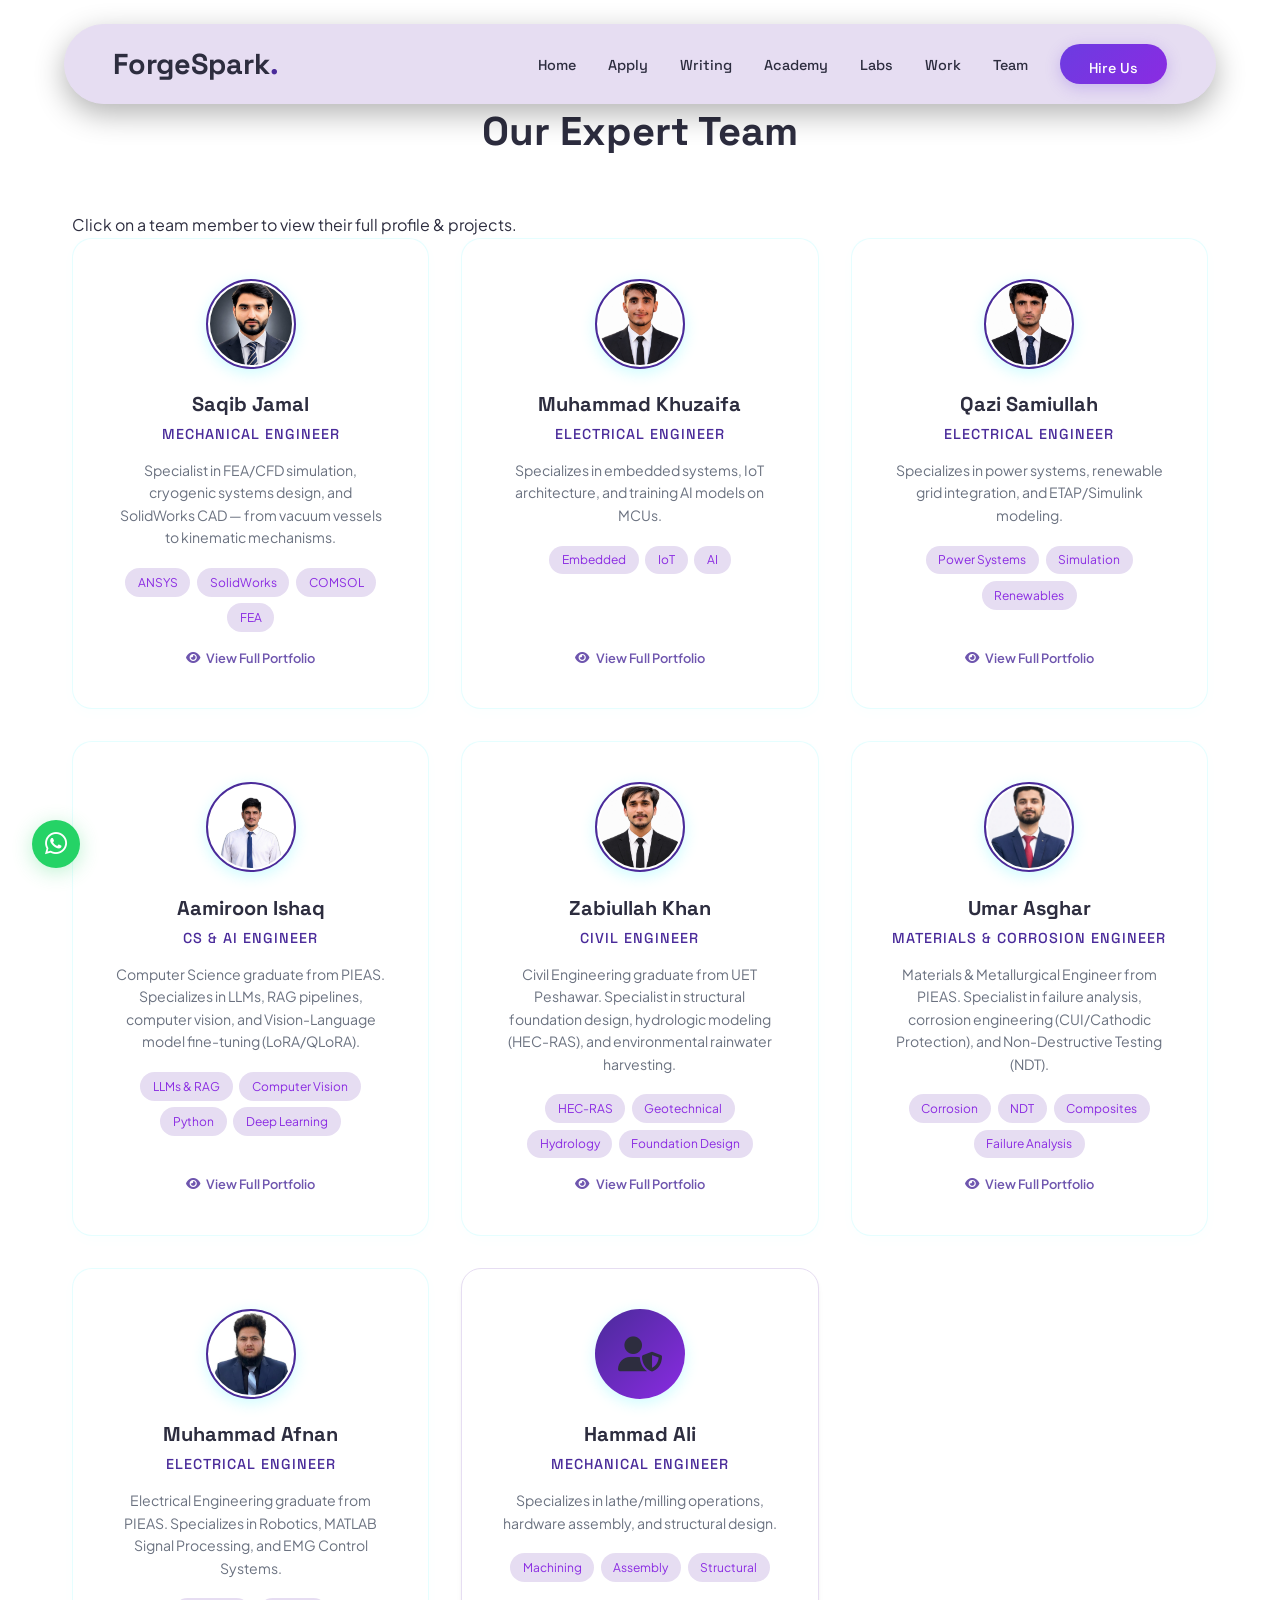
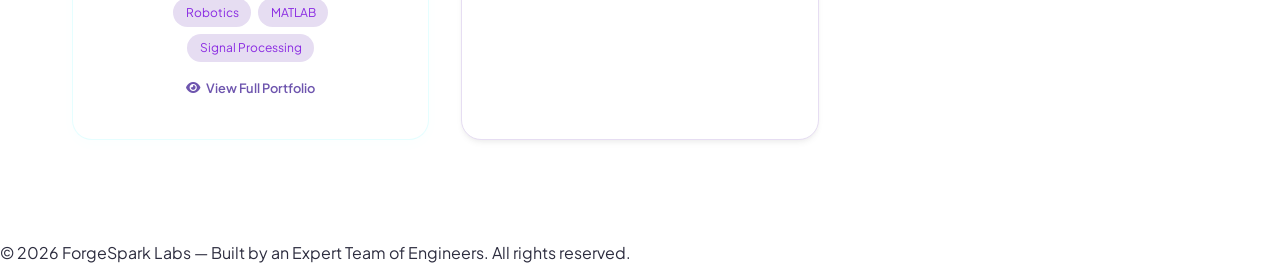
<file: team.html>
<!DOCTYPE html>
<html lang="en">

<head>
    <meta charset="UTF-8">
    <meta name="viewport" content="width=device-width, initial-scale=1.0">
    <title>Our Team | ForgeSpark Labs</title>
    <meta name="description"
        content="We build complete hardware and software solutions. From mechanical prototyping to IoT and AI integration. Expert engineering team.">
    <meta name="google-site-verification" content="yQZWOJGVLiNEJd0TL-D5LfxtIy_af1XLI7F_M58vVvY" />
    <link rel="canonical" href="https://forgesparklab.tech/">

    <!-- Open Graph / Facebook Meta Tags -->
    <meta property="og:type" content="website">
    <meta property="og:url" content="https://forgesparklab.tech/">
    <meta property="og:title" content="ForgeSpark Labs | Complete Mechatronics Solutions">
    <meta property="og:description"
        content="We build complete hardware and software solutions. From mechanical prototyping to IoT and AI integration. Expert engineering team.">
    <meta property="og:image" content="https://forgesparklab.tech/favicons/favicon-96x96.png">
    <meta property="og:site_name" content="ForgeSpark Labs">

    <!-- Twitter Meta Tags -->
    <meta property="twitter:card" content="summary_large_image">
    <meta property="twitter:url" content="https://forgesparklab.tech/">
    <meta property="twitter:title" content="ForgeSpark Labs | Complete Mechatronics Solutions">
    <meta property="twitter:description"
        content="We build complete hardware and software solutions. From mechanical prototyping to IoT and AI integration. Expert engineering team.">
    <meta property="twitter:image" content="https://forgesparklab.tech/favicons/favicon-96x96.png">

    <!-- Schema.org JSON-LD Structured Data (Google Site Name & Logo) -->
    <script type="application/ld+json">
    {
      "@context": "https://schema.org",
      "@type": "WebSite",
      "name": "ForgeSpark Labs",
      "alternateName": "ForgeSpark",
      "url": "https://forgesparklab.tech/",
      "logo": "https://forgesparklab.tech/favicons/favicon-96x96.png"
    }
    </script>
    <script type="application/ld+json">
    {
      "@context": "https://schema.org",
      "@type": "Organization",
      "name": "ForgeSpark Labs",
      "url": "https://forgesparklab.tech/",
      "logo": "https://forgesparklab.tech/favicons/favicon-96x96.png",
      "sameAs": [
        "https://github.com/khuzaifa5188/forgespark-labs"
      ]
    }
    </script>

    <link rel="stylesheet" href="style.css?v=1.2">
    <link rel="preconnect" href="https://fonts.googleapis.com">
    <link rel="preconnect" href="https://fonts.gstatic.com" crossorigin>
    <link
        href="https://fonts.googleapis.com/css2?family=Plus+Jakarta+Sans:wght@300;400;500;600;700&family=Space+Grotesk:wght@400;500;600;700&display=swap"
        rel="stylesheet">
    <!-- FontAwesome for icons -->
    <link rel="stylesheet" href="https://cdnjs.cloudflare.com/ajax/libs/font-awesome/6.4.0/css/all.min.css">

    <!-- Favicon & Touch Icons -->
    <link rel="shortcut icon" href="favicons/favicon.ico" type="image/x-icon">
    <link rel="icon" type="image/png" sizes="16x16" href="favicons/favicon-16x16.png">
    <link rel="icon" type="image/png" sizes="32x32" href="favicons/favicon-32x32.png">
    <link rel="icon" type="image/png" sizes="48x48" href="favicons/favicon-48x48.png">
    <link rel="icon" type="image/png" sizes="96x96" href="favicons/favicon-96x96.png">
    <link rel="apple-touch-icon" sizes="180x180" href="favicons/favicon-180x180.png">
    <meta name="theme-color" content="#0b0f19">

    
</head>

<body>
    <nav class="navbar">
        <a href="#home" class="logo">
            <span>ForgeSpark<span class="accent">.</span></span>
        </a>
        <ul class="nav-links">
            <li><a href="#home">Home</a></li>
            <li><a href="#simple-services">Apply</a></li>
            <li><a href="#writing">Writing</a></li>
            <li><a href="#tuition">Academy</a></li>
            <li><a href="#complex-services">Labs</a></li>
            <li><a href="#portfolio">Work</a></li>
            <li><a href="team.html">Team</a></li>
            <li><a href="#contact" class="btn-primary">Hire Us</a></li>
        </ul>
        <button class="hamburger" id="hamburger" aria-label="Menu">
            <i class="fa-solid fa-bars"></i>
        </button>
    </nav>


    <section id="team" class="team section">
        <div class="container">
            <h2 class="section-title">Our Expert Team</h2>
            <p class="section-subtitle">Click on a team member to view their full profile &amp; projects.</p>
            <div class="grid team-grid">

                <div class="card glass-card team-card clickable-team" id="card-saqib"
                    onclick="openModal('profileModalSaqib')">
                    <div class="avatar avatar-photo">
                        <img src="images/saqib_profile.jpg" alt="Saqib Jamal" />
                    </div>
                    <h3>Saqib Jamal</h3>
                    <h4>Mechanical Engineer</h4>
                    <p>Specialist in FEA/CFD simulation, cryogenic systems design, and SolidWorks CAD — from vacuum
                        vessels to kinematic mechanisms.</p>
                    <div class="team-tags">
                        <span class="tag">ANSYS</span><span class="tag">SolidWorks</span><span
                            class="tag">COMSOL</span><span class="tag">FEA</span>
                    </div>
                    <div class="view-profile-hint">
                        <i class="fa-solid fa-eye"></i> View Full Portfolio
                    </div>
                </div>

                <div class="card glass-card team-card clickable-team" id="card-khuzaifa"
                    onclick="openModal('profileModal')">
                    <div class="avatar avatar-photo">
                        <img src="images/khuzaifa_profile.jpg" alt="Muhammad Khuzaifa" />
                    </div>
                    <h3>Muhammad Khuzaifa</h3>
                    <h4>Electrical Engineer</h4>
                    <p>Specializes in embedded systems, IoT architecture, and training AI models on MCUs.</p>
                    <div class="team-tags">
                        <span class="tag">Embedded</span><span class="tag">IoT</span><span class="tag">AI</span>
                    </div>
                    <div class="view-profile-hint">
                        <i class="fa-solid fa-eye"></i> View Full Portfolio
                    </div>
                </div>

                <div class="card glass-card team-card clickable-team" id="card-qazi"
                    onclick="openModal('profileModalQazi')">
                    <div class="avatar avatar-photo">
                        <img src="images/qazi_sami_profile.jpg" alt="Qazi Samiullah" />
                    </div>
                    <h3>Qazi Samiullah</h3>
                    <h4>Electrical Engineer</h4>
                    <p>Specializes in power systems, renewable grid integration, and ETAP/Simulink modeling.</p>
                    <div class="team-tags">
                        <span class="tag">Power Systems</span><span class="tag">Simulation</span><span
                            class="tag">Renewables</span>
                    </div>
                    <div class="view-profile-hint">
                        <i class="fa-solid fa-eye"></i> View Full Portfolio
                    </div>
                </div>

                <div class="card glass-card team-card clickable-team" id="card-aamiroon"
                    onclick="openModal('profileModalAamiroon')">
                    <div class="avatar avatar-photo">
                        <img src="images/aamiroon_profile.jpg" alt="Aamiroon Ishaq" />
                    </div>
                    <h3>Aamiroon Ishaq</h3>
                    <h4>CS &amp; AI Engineer</h4>
                    <p>Computer Science graduate from PIEAS. Specializes in LLMs, RAG pipelines, computer vision, and
                        Vision-Language model fine-tuning (LoRA/QLoRA).</p>
                    <div class="team-tags">
                        <span class="tag">LLMs &amp; RAG</span><span class="tag">Computer Vision</span><span
                            class="tag">Python</span><span class="tag">Deep Learning</span>
                    </div>
                    <div class="view-profile-hint">
                        <i class="fa-solid fa-eye"></i> View Full Portfolio
                    </div>
                </div>

                <div class="card glass-card team-card clickable-team" id="card-zabiullah"
                    onclick="openModal('profileModalZabiullah')">
                    <div class="avatar avatar-photo">
                        <img src="images/zabiullah_profile.jpg" alt="Zabiullah Khan" />
                    </div>
                    <h3>Zabiullah Khan</h3>
                    <h4>Civil Engineer</h4>
                    <p>Civil Engineering graduate from UET Peshawar. Specialist in structural foundation design,
                        hydrologic modeling (HEC-RAS), and environmental rainwater harvesting.</p>
                    <div class="team-tags">
                        <span class="tag">HEC-RAS</span><span class="tag">Geotechnical</span><span
                            class="tag">Hydrology</span><span class="tag">Foundation Design</span>
                    </div>
                    <div class="view-profile-hint">
                        <i class="fa-solid fa-eye"></i> View Full Portfolio
                    </div>
                </div>

                <div class="card glass-card team-card clickable-team" id="card-umar"
                    onclick="openModal('profileModalUmar')">
                    <div class="avatar avatar-photo">
                        <img src="images/umar_profile.jpg" alt="Umar Asghar" />
                    </div>
                    <h3>Umar Asghar</h3>
                    <h4>Materials &amp; Corrosion Engineer</h4>
                    <p>Materials &amp; Metallurgical Engineer from PIEAS. Specialist in failure analysis, corrosion
                        engineering (CUI/Cathodic Protection), and Non-Destructive Testing (NDT).</p>
                    <div class="team-tags">
                        <span class="tag">Corrosion</span><span class="tag">NDT</span><span
                            class="tag">Composites</span><span class="tag">Failure Analysis</span>
                    </div>
                    <div class="view-profile-hint">
                        <i class="fa-solid fa-eye"></i> View Full Portfolio
                    </div>
                </div>

                
                <div class="card glass-card team-card clickable-team" id="card-afnan"
                    onclick="openModal('profileModalAfnan')">
                    <div class="avatar avatar-photo">
                        <img src="images/company/Muhammad_Afnan/Muhammad_Afnan.jpeg" alt="Muhammad Afnan" />
                    </div>
                    <h3>Muhammad Afnan</h3>
                    <h4>Electrical Engineer</h4>
                    <p>Electrical Engineering graduate from PIEAS. Specializes in Robotics, MATLAB Signal Processing, and EMG Control Systems.</p>
                    <div class="team-tags">
                        <span class="tag">Robotics</span><span class="tag">MATLAB</span><span class="tag">Signal Processing</span>
                    </div>
                    <div class="view-profile-hint">
                        <i class="fa-solid fa-eye"></i> View Full Portfolio
                    </div>
                </div>

                <div class="card glass-card team-card" id="card-hammad">
                    <div class="avatar">
                        <i class="fa-solid fa-user-shield"></i>
                    </div>
                    <h3>Hammad Ali</h3>
                    <h4>Mechanical Engineer</h4>
                    <p>Specializes in lathe/milling operations, hardware assembly, and structural design.</p>
                    <div class="team-tags">
                        <span class="tag">Machining</span><span class="tag">Assembly</span><span
                            class="tag">Structural</span>
                    </div>
                </div>

            </div>
        </div>
    </section>

    <!-- ========== MUHAMMAD KHUZAIFA PROFILE MODAL ========== -->
    <div id="profileModal" class="modal-overlay">
        <div class="modal-box">
            <button class="modal-close" onclick="closeModal('profileModal')" aria-label="Close"><i
                    class="fa-solid fa-xmark"></i></button>

            <div class="modal-header">
                <div class="modal-avatar">
                    <img src="images/khuzaifa_profile.jpg" alt="Muhammad Khuzaifa" />
                </div>
                <div class="modal-bio">
                    <h2>Muhammad Khuzaifa</h2>
                    <h4>Electrical Engineer &middot; PIEAS Graduate</h4>
                    <p>Passionate about building intelligent embedded systems. Specializes in TinyML, computer vision,
                        FPGA design, IoT infrastructure, and drone systems.</p>
                    <div class="modal-links">
                        <a href="https://www.linkedin.com/in/muhammad-khuzaifa/" target="_blank"
                            class="modal-link linkedin"><i class="fa-brands fa-linkedin"></i> LinkedIn</a>
                        <a href="https://github.com/khuzaifa5188" target="_blank" class="modal-link github"><i
                                class="fa-brands fa-github"></i> GitHub</a>
                        <a href="https://wa.me/923139711485" target="_blank" class="modal-link whatsapp"><i
                                class="fa-brands fa-whatsapp"></i> WhatsApp</a>
                    </div>
                </div>
            </div>

            <div class="modal-skills">
                <span class="skill-badge"><i class="fa-solid fa-microchip"></i> ESP32 / STM32</span>
                <span class="skill-badge"><i class="fa-solid fa-brain"></i> TinyML / Edge AI</span>
                <span class="skill-badge"><i class="fa-solid fa-eye"></i> Computer Vision</span>
                <span class="skill-badge"><i class="fa-solid fa-wave-square"></i> FPGA / Verilog</span>
                <span class="skill-badge"><i class="fa-solid fa-helicopter"></i> Drone Systems</span>
                <span class="skill-badge"><i class="fa-solid fa-cloud"></i> IoT Architecture</span>
                <span class="skill-badge"><i class="fa-brands fa-python"></i> Python / C++</span>
            </div>

            <h3 class="modal-projects-title"><i class="fa-solid fa-folder-open"></i> My Projects</h3>
            <div class="modal-projects">

                <div class="modal-project-card">
                    <div class="mp-img">
                        <img src="images/fire_detection_v1.jpg" alt="Fire Detection AI" loading="lazy">
                    </div>
                    <div class="mp-info">
                        <h4>&#x1F525; Fire Detection AI System</h4>
                        <p>Real-time fire detection using YOLO-based object detection deployed on ESP32-CAM. Achieves
                            91% detection confidence with bounding box overlay on live video feed.</p>
                        <div class="mp-tags">
                            <span class="tag">Computer Vision</span><span class="tag">ESP32-CAM</span><span
                                class="tag">Edge AI</span><span class="tag">C++</span>
                        </div>
                        <a href="https://github.com/khuzaifa5188" target="_blank" class="mp-link"><i
                                class="fa-brands fa-github"></i> GitHub Repo</a>
                    </div>
                </div>

                <div class="modal-project-card">
                    <div class="mp-img">
                        <img src="images/fpga_vga_real.jpg" alt="FPGA VGA Game Engine" loading="lazy">
                    </div>
                    <div class="mp-info">
                        <h4>&#x1F3AE; FPGA VGA Game Engine</h4>
                        <p>Designed a complete VGA rendering pipeline on Xilinx Spartan-3E FPGA using Verilog HDL.
                            Features zero-latency video pipeline, VESA-spec timing FSMs, and pixel clock generation at
                            640x480 @ 60Hz.</p>
                        <div class="mp-tags">
                            <span class="tag">Xilinx Spartan-3E</span><span class="tag">Verilog HDL</span><span
                                class="tag">VGA 640x480</span>
                        </div>
                        <a href="https://github.com/khuzaifa5188" target="_blank" class="mp-link"><i
                                class="fa-brands fa-github"></i> GitHub Repo</a>
                    </div>
                </div>

                <div class="modal-project-card">
                    <div class="mp-img">
                        <img src="images/drone_v2.jpg" alt="Autonomous Drone" loading="lazy">
                    </div>
                    <div class="mp-info">
                        <h4>&#x1F681; Autonomous Drone — ESP32 Mod</h4>
                        <p>Built a custom quadrotor drone with Pixhawk flight controller and a custom ESP32 Advanced Mod
                            board. Supports autonomous navigation, wireless telemetry, and real-time sensor fusion.</p>
                        <div class="mp-tags">
                            <span class="tag">Quadrotor</span><span class="tag">Pixhawk</span><span
                                class="tag">ESP32</span><span class="tag">MAVLink</span>
                        </div>
                        <a href="https://github.com/khuzaifa5188" target="_blank" class="mp-link"><i
                                class="fa-brands fa-github"></i> GitHub Repo</a>
                    </div>
                </div>

                <div class="modal-project-card">
                    <div class="mp-img">
                        <img src="images/weather_station.jpg" alt="IoT Weather Station" loading="lazy">
                    </div>
                    <div class="mp-info">
                        <h4>&#x1F326;&#xFE0F; Low-Cost IoT Weather Station</h4>
                        <p>Affordable IoT weather monitoring station using ESP32 and BME280 sensor. Displays real-time
                            temperature, pressure, and humidity on OLED with WiFi data logging capability.</p>
                        <div class="mp-tags">
                            <span class="tag">ESP32</span><span class="tag">BME280</span><span
                                class="tag">OLED</span><span class="tag">IoT</span>
                        </div>
                        <a href="https://github.com/khuzaifa5188/low_cost_IoT_weather_station" target="_blank"
                            class="mp-link"><i class="fa-brands fa-github"></i> GitHub Repo</a>
                    </div>
                </div>

                <div class="modal-project-card">
                    <div class="mp-img mp-img-icon" style="background: linear-gradient(135deg,#1f4037,#99f2c8);">
                        <i class="fa-solid fa-cow mp-placeholder-icon"></i>
                    </div>
                    <div class="mp-info">
                        <h4>&#x1F404; Livestock Behavior Classification</h4>
                        <p>TinyML project using Edge Impulse and C++ on ESP32-S3 to classify cattle behavior (grazing,
                            walking, resting) from IMU sensor data in real-time without cloud connectivity.</p>
                        <div class="mp-tags">
                            <span class="tag">TinyML</span><span class="tag">Edge Impulse</span><span
                                class="tag">ESP32-S3</span><span class="tag">C++</span>
                        </div>
                        <a href="https://github.com/khuzaifa5188/livestock-behavior-classification-cpp-mcu"
                            target="_blank" class="mp-link"><i class="fa-brands fa-github"></i> GitHub Repo</a>
                    </div>
                </div>

                <div class="modal-project-card">
                    <div class="mp-img">
                        <img src="images/drone_v1.jpg" alt="Human Detection Firmware" loading="lazy">
                    </div>
                    <div class="mp-info">
                        <h4>&#x1F464; Human Detection Firmware</h4>
                        <p>Embedded firmware for real-time human presence detection on resource-constrained
                            microcontrollers. Designed for low-power always-on operation with high accuracy edge
                            inference.</p>
                        <div class="mp-tags">
                            <span class="tag">Computer Vision</span><span class="tag">Firmware</span><span
                                class="tag">MCU</span><span class="tag">C++</span>
                        </div>
                        <a href="https://github.com/khuzaifa5188/human-detection-firmware" target="_blank"
                            class="mp-link"><i class="fa-brands fa-github"></i> GitHub Repo</a>
                    </div>
                </div>

            </div>
        </div>
    </div>

    <!-- ========== QAZI SAMIULLAH PROFILE MODAL ========== -->
    <div id="profileModalQazi" class="modal-overlay">
        <div class="modal-box">
            <button class="modal-close" onclick="closeModal('profileModalQazi')" aria-label="Close"><i
                    class="fa-solid fa-xmark"></i></button>

            <div class="modal-header">
                <div class="modal-avatar">
                    <img src="images/qazi_sami_profile.jpg" alt="Qazi Samiullah" />
                </div>
                <div class="modal-bio">
                    <h2>Qazi Samiullah</h2>
                    <h4>Electrical Engineer &middot; PIEAS Graduate (Power Engineering)</h4>
                    <p>Passionate about power systems, renewable energy integration, and sustainable grid solutions.
                        Hands-on experience with ETAP, MATLAB/Simulink, and PSCAD for power system modeling, load flow,
                        and fault analysis.</p>
                    <!-- Contact links removed for company privacy -->
                </div>
            </div>

            <div class="modal-skills">
                <span class="skill-badge"><i class="fa-solid fa-bolt"></i> Power System Analysis</span>
                <span class="skill-badge"><i class="fa-solid fa-chart-line"></i> ETAP Simulation</span>
                <span class="skill-badge"><i class="fa-solid fa-code"></i> MATLAB / Simulink</span>
                <span class="skill-badge"><i class="fa-solid fa-wave-square"></i> PSCAD Simulation</span>
                <span class="skill-badge"><i class="fa-solid fa-solar-panel"></i> Renewable Energy Integration</span>
                <span class="skill-badge"><i class="fa-solid fa-network-wired"></i> Electrical Distribution
                    Systems</span>
                <span class="skill-badge"><i class="fa-solid fa-calculator"></i> Mathematics Tutoring</span>
            </div>

            <h3 class="modal-projects-title"><i class="fa-solid fa-folder-open"></i> My Projects &amp; Thesis</h3>
            <div class="modal-projects">

                <!-- Thesis Project -->
                <div class="modal-project-card" style="flex-direction: column;">
                    <div class="mp-info" style="padding: 2rem;">
                        <h4 style="font-size: 1.3rem;">⚡ Improvement of Efficiency of Distribution Network with
                            Renewable Energy Resources</h4>
                        <p style="margin-top: 0.5rem;"><strong>Final Year Thesis (PIEAS, June 2026)</strong><br>
                            Supervised by Dr. Babar Hussain &amp; Co-Supervised by Dr. M. Abubakar</p>

                        <p style="margin-top: 0.8rem;">This research tackled technical losses (line resistance, reactive
                            power flow, and voltage drops) in electrical distribution networks in Pakistan. The network
                            was simulated under four scenarios on the IEEE 14-bus test system: uncompensated, with
                            synchronous condensers only, with DFIG wind turbines only, and with a combined DFIG &amp;
                            Synchronous Condenser configuration.</p>

                        <p style="margin-top: 0.5rem;"><strong>Key Results:</strong> The combined configuration achieved
                            the best performance, drastically reducing total real power losses from <strong>21.88 MW to
                                7.35 MW (a 66.4% reduction)</strong>, improving system efficiency to
                            <strong>97.24%</strong>, and keeping all bus voltages within the safe 0.95 to 1.05 pu range.
                        </p>

                        <h5 style="margin-top: 1.2rem; margin-bottom: 0.6rem; color: var(--accent-1); font-size: 1rem;">
                            <i class="fa-solid fa-image"></i> Thesis Diagrams &amp; Simulation Figures (Click to view
                            full size)</h5>

                        <div class="thesis-gallery">
                            <div class="gallery-item" onclick="window.open('images/ieee_14bus.png', '_blank')">
                                <img src="images/ieee_14bus.png" alt="IEEE 14-bus Test System Layout">
                                <span>IEEE 14-bus Layout</span>
                            </div>
                            <div class="gallery-item" onclick="window.open('images/dfig_sc_system.png', '_blank')">
                                <img src="images/dfig_sc_system.png" alt="DFIG & SC Configuration">
                                <span>DFIG &amp; SC Configuration</span>
                            </div>
                            <div class="gallery-item" onclick="window.open('images/voltage_profile.png', '_blank')">
                                <img src="images/voltage_profile.png" alt="Voltage Profile Curves">
                                <span>Voltage Profiles</span>
                            </div>
                            <div class="gallery-item"
                                onclick="window.open('images/power_loss_comparison.png', '_blank')">
                                <img src="images/power_loss_comparison.png" alt="Real/Reactive Loss Comparison">
                                <span>Power Losses</span>
                            </div>
                            <div class="gallery-item"
                                onclick="window.open('images/efficiency_comparison.png', '_blank')">
                                <img src="images/efficiency_comparison.png" alt="System Efficiency Comparison">
                                <span>System Efficiency</span>
                            </div>
                            <div class="gallery-item" onclick="window.open('images/substation_visit.png', '_blank')">
                                <img src="images/substation_visit.png" alt="132KV Substation Field Visit Nilore">
                                <span>Substation Field Visit</span>
                            </div>
                        </div>
                        <a href="https://github.com/khuzaifa5188/forgespark-labs" target="_blank" class="mp-link"
                            style="margin-top: 1.2rem;"><i class="fa-brands fa-github"></i> GitHub Repo</a>
                    </div>
                </div>

                <!-- Project 2: SPWM CEP -->
                <div class="modal-project-card" style="flex-direction: column;">
                    <div class="mp-info" style="padding: 2rem;">
                        <h4 style="font-size: 1.2rem;">📈 THD Analysis of SPWM Inverters</h4>
                        <p style="margin-top: 0.4rem;"><strong>Power Electronics CEP — PIEAS</strong></p>
                        <p style="margin-top: 0.6rem;">Comprehensive analysis of Total Harmonic Distortion (THD) in
                            Sinusoidal Pulse Width Modulated (SPWM) inverters using MATLAB/Simulink. Modeled a 350V DC →
                            220V RMS H-bridge inverter tested at PWM switching frequencies of 5, 7.5, 10, 15 and 20 kHz
                            across modulation indices of 0.1 to 1.5. Identified optimal operating point at Ma = 1.0 and
                            20 kHz achieving lowest THD of 0.50% — well within IEEE-519 harmonic limits.</p>
                        <div class="mp-tags" style="margin-top: 0.7rem;">
                            <span class="tag">MATLAB/Simulink</span><span class="tag">H-Bridge Inverter</span><span
                                class="tag">FFT Analysis</span><span class="tag">IEEE-519</span><span class="tag">Power
                                Electronics</span>
                        </div>
                        <h5
                            style="margin-top: 1.2rem; margin-bottom: 0.6rem; color: var(--accent-1); font-size: 0.95rem;">
                            <i class="fa-solid fa-image"></i> CEP Report Figures (Click to view full size)</h5>
                        <div class="thesis-gallery">
                            <div class="gallery-item" onclick="window.open('images/pe_cep_circuit.png', '_blank')">
                                <img src="images/pe_cep_circuit.png" alt="SPWM Inverter Circuit Diagram">
                                <span>Inverter Circuit</span>
                            </div>
                            <div class="gallery-item"
                                onclick="window.open('images/pe_cep_thd_modulation.png', '_blank')">
                                <img src="images/pe_cep_thd_modulation.png" alt="THD vs Modulation Index">
                                <span>THD vs Ma</span>
                            </div>
                            <div class="gallery-item"
                                onclick="window.open('images/pe_cep_thd_frequency.png', '_blank')">
                                <img src="images/pe_cep_thd_frequency.png" alt="THD vs PWM Frequency">
                                <span>THD vs Frequency</span>
                            </div>
                            <div class="gallery-item" onclick="window.open('images/pe_cep_ideal_output.png', '_blank')">
                                <img src="images/pe_cep_ideal_output.png" alt="Ideal Output Voltage (Ma=1.0)">
                                <span>Ideal Output (Ma=1.0)</span>
                            </div>
                        </div>
                    </div>
                </div>

                <!-- Project 3: EDC CEP -->
                <div class="modal-project-card" style="flex-direction: column;">
                    <div class="mp-info" style="padding: 2rem;">
                        <h4 style="font-size: 1.2rem;">🔌 Regulated 12V/0.5A DC Power Supply</h4>
                        <p style="margin-top: 0.4rem;"><strong>Electronic Devices &amp; Circuits (EDC) CEP — PIEAS, June
                                2023</strong></p>
                        <p style="margin-top: 0.6rem;">Designed and implemented a regulated 12V, 0.5A DC power supply
                            from 220V AC mains. The design included a 230V→12V step-down transformer, bridge rectifier
                            (IN4001 diodes), 1500µF smoothing capacitor, and LM7812CV linear voltage regulator. Verified
                            output voltage stability, load regulation, line regulation, and ripple voltage (&lt;50mV)
                            using oscilloscope measurements on both simulated and practical hardware circuits.</p>
                        <div class="mp-tags" style="margin-top: 0.7rem;">
                            <span class="tag">Hardware Design</span><span class="tag">LM7812CV</span><span
                                class="tag">Bridge Rectifier</span><span class="tag">Filter Circuit</span><span
                                class="tag">Oscilloscope</span>
                        </div>
                        <h5
                            style="margin-top: 1.2rem; margin-bottom: 0.6rem; color: var(--accent-1); font-size: 0.95rem;">
                            <i class="fa-solid fa-image"></i> EDC CEP Report Figures (Click to view full size)</h5>
                        <div class="thesis-gallery">
                            <div class="gallery-item"
                                onclick="window.open('images/edc_cep_simulated_circuit.png', '_blank')">
                                <img src="images/edc_cep_simulated_circuit.png" alt="Simulated Circuit Diagram">
                                <span>Simulated Circuit</span>
                            </div>
                            <div class="gallery-item"
                                onclick="window.open('images/edc_cep_simulated_output.png', '_blank')">
                                <img src="images/edc_cep_simulated_output.png" alt="Simulated Output Waveform">
                                <span>Simulated Output</span>
                            </div>
                            <div class="gallery-item" onclick="window.open('images/pcb1.jpg', '_blank')">
                                <img src="images/pcb1.jpg" alt="Practical Hardware Circuit">
                                <span>Hardware Circuit</span>
                            </div>
                            <div class="gallery-item" onclick="window.open('images/pcb2.jpg', '_blank')">
                                <img src="images/pcb2.jpg" alt="Practical Hardware PCB">
                                <span>PCB Assembly</span>
                            </div>
                            <div class="gallery-item"
                                onclick="window.open('images/edc_cep_experimental_signals.png', '_blank')">
                                <img src="images/edc_cep_experimental_signals.png"
                                    alt="Experimental Input/Output Signals">
                                <span>Experimental Signals</span>
                            </div>
                        </div>
                    </div>
                </div>

                <!-- Project 4 -->
                <div class="modal-project-card">
                    <div class="mp-info">
                        <h4>🏠 Residential House Wiring &amp; Electrical Safety</h4>
                        <p>Architected residential electrical layouts using Edraw Max, incorporating circuit protection
                            (breakers, fuses) and grounding systems to ensure strict compliance with safety standards
                            and load-balancing requirements.</p>
                        <div class="mp-tags">
                            <span class="tag">Edraw Max</span><span class="tag">Wiring Design</span><span
                                class="tag">Safety Compliance</span>
                        </div>
                    </div>
                </div>

            </div>
        </div>
    </div>

    <!-- ========== SAQIB JAMAL PROFILE MODAL ========== -->
    <div id="profileModalSaqib" class="modal-overlay">
        <div class="modal-box">
            <button class="modal-close" onclick="closeModal('profileModalSaqib')" aria-label="Close"><i
                    class="fa-solid fa-xmark"></i></button>

            <div class="modal-header">
                <div class="modal-avatar">
                    <img src="images/saqib_profile.jpg" alt="Saqib Jamal" />
                </div>
                <div class="modal-bio">
                    <h2>Saqib Jamal</h2>
                    <h4>Mechanical Engineer &middot; PIEAS Graduate (2026)</h4>
                    <p>Mechanical Engineer specializing in <strong>FEA/multiphysics simulation</strong>,
                        <strong>cryogenic &amp; vacuum systems design</strong>, and <strong>kinematic mechanism
                            analysis</strong>. Experienced with industrial power plants and PTPRI plasma nitriding
                        internship. Proficient in ANSYS Workbench, COMSOL Multiphysics, SolidWorks, and AutoCAD.</p>
                    <!-- Contact links removed for company privacy -->
                </div>
            </div>

            <div class="modal-skills">
                <span class="skill-badge"><i class="fa-solid fa-cubes"></i> SolidWorks / AutoCAD</span>
                <span class="skill-badge"><i class="fa-solid fa-chart-line"></i> ANSYS (Structural &amp; Thermal)</span>
                <span class="skill-badge"><i class="fa-solid fa-wave-square"></i> COMSOL Multiphysics</span>
                <span class="skill-badge"><i class="fa-solid fa-temperature-arrow-up"></i> Thermodynamics &amp; Heat
                    Transfer</span>
                <span class="skill-badge"><i class="fa-solid fa-snowflake"></i> Vacuum &amp; Cryogenic Systems</span>
                <span class="skill-badge"><i class="fa-solid fa-industry"></i> Power Plant Operations</span>
                <span class="skill-badge"><i class="fa-solid fa-gear"></i> Kinematics &amp; Mechanism Design</span>
                <span class="skill-badge"><i class="fa-solid fa-atom"></i> Plasma Nitriding (Surface Treatment)</span>
            </div>

            <h3 class="modal-projects-title"><i class="fa-solid fa-folder-open"></i> My Projects</h3>
            <div class="modal-projects">

                <!-- ── PROJECT 1: CRYOSTAT FYP ── -->
                <div class="modal-project-card" style="flex-direction: column;">
                    <div class="mp-info" style="padding: 2rem;">
                        <h4 style="font-size: 1.3rem;">❄️ Design &amp; Development of a Cryostat System for HTS Coil
                            Operation</h4>
                        <p style="margin-top: 0.5rem;"><strong>Final Year Project &mdash; PIEAS &amp; PTPRI (Sep 2025 –
                                Jun 2026)</strong><br>
                            Supervised by Dr. Zahoor Ahmad (PTPRI), Dr. Abdul Basit (PIEAS) &amp; Sr. Engr. Saira Gulfam
                            (PTPRI)</p>

                        <p style="margin-top: 0.8rem;">Designed and validated a <strong>cryogen-free, vacuum-insulated
                                cryostat</strong> for operating High-Temperature Superconducting (HTS) REBCO coils at 50
                            K. The system uses a single-walled SS304 cylindrical shell (Ø304 mm, 600 mm long, 6 mm
                            thick), eliminating conventional double-walled complexity.</p>

                        <p style="margin-top: 0.6rem;"><strong>Structural Analysis (ANSYS):</strong> Static structural
                            and linear buckling simulations under 101.3 kPa external pressure + 50 N cryocooler load.
                            Max stress = <strong>28 MPa</strong> at base region (SS304 yield strength: 205 MPa).
                            Circumferential stress: 7.70 MPa; Longitudinal: 3.85 MPa.</p>

                        <p style="margin-top: 0.6rem;"><strong>Thermal Analysis (ANSYS + COMSOL):</strong> Steady-state
                            simulation of radiative heat inleak (253 W, 2.21 m² surface, emissivity 0.25) and conductive
                            inleak (0.088 W via three G10 supports). Design heat load: <strong>278.4 W</strong> (incl.
                            10% parasitic margin). Validated stable 50 K zone cooling via Hex-BN posts on cryocooler
                            cold head.</p>

                        <h5 style="margin-top: 1.2rem; margin-bottom: 0.6rem; color: var(--accent-1); font-size: 1rem;">
                            <i class="fa-solid fa-image"></i> FYP Simulation Results &amp; CAD Figures</h5>
                        <div class="thesis-gallery">
                            <div class="gallery-item"
                                onclick="window.open('images/WhatsApp_Image_2026-07-15_at_11.52.25_PM.jpeg', '_blank')">
                                <img src="images/WhatsApp_Image_2026-07-15_at_11.52.25_PM.jpeg" alt="Cryostat FEA Mesh">
                                <span>Cryostat FEA Mesh Model</span>
                            </div>
                            <div class="gallery-item"
                                onclick="window.open('images/WhatsApp_Image_2026-07-15_at_11.52.25_PM_1.jpeg', '_blank')">
                                <img src="images/WhatsApp_Image_2026-07-15_at_11.52.25_PM_1.jpeg"
                                    alt="Equivalent Stress (ANSYS Structural)">
                                <span>Equivalent (von Mises) Stress — ANSYS</span>
                            </div>
                            <div class="gallery-item"
                                onclick="window.open('images/WhatsApp_Image_2026-07-15_at_11.52.25_PM_2.jpeg', '_blank')">
                                <img src="images/WhatsApp_Image_2026-07-15_at_11.52.25_PM_2.jpeg"
                                    alt="Total Deformation (ANSYS Structural)">
                                <span>Total Structural Deformation — ANSYS</span>
                            </div>
                            <div class="gallery-item"
                                onclick="window.open('images/WhatsApp_Image_2026-07-15_at_11.52.25_PM_3.jpeg', '_blank')">
                                <img src="images/WhatsApp_Image_2026-07-15_at_11.52.25_PM_3.jpeg"
                                    alt="Safety Factor Distribution">
                                <span>Factor of Safety Distribution</span>
                            </div>
                            <div class="gallery-item"
                                onclick="window.open('images/WhatsApp_Image_2026-07-15_at_11.52.25_PM_4.jpeg', '_blank')">
                                <img src="images/WhatsApp_Image_2026-07-15_at_11.52.25_PM_4.jpeg"
                                    alt="Total Heat Flux — ANSYS Thermal">
                                <span>Total Heat Flux — ANSYS Thermal</span>
                            </div>
                            <div class="gallery-item"
                                onclick="window.open('images/WhatsApp_Image_2026-07-15_at_11.52.25_PM_5.jpeg', '_blank')">
                                <img src="images/WhatsApp_Image_2026-07-15_at_11.52.25_PM_5.jpeg"
                                    alt="Temperature Distribution — ANSYS Thermal">
                                <span>Temperature Distribution — ANSYS</span>
                            </div>
                            <div class="gallery-item"
                                onclick="window.open('images/WhatsApp_Image_2026-07-15_at_11.52.25_PM_6.jpeg', '_blank')">
                                <img src="images/WhatsApp_Image_2026-07-15_at_11.52.25_PM_6.jpeg"
                                    alt="COMSOL Transient Temperature Graph">
                                <span>Transient Temperature — COMSOL</span>
                            </div>
                            <div class="gallery-item"
                                onclick="window.open('images/WhatsApp_Image_2026-07-15_at_11.52.26_PM.jpeg', '_blank')">
                                <img src="images/WhatsApp_Image_2026-07-15_at_11.52.26_PM.jpeg"
                                    alt="Temperature Cooling Curve — COMSOL">
                                <span>Cooling Curve — COMSOL</span>
                            </div>
                        </div>
                    </div>
                </div>

                <!-- ── PROJECT 2: FEA OEL — Multi-Component Analysis ── -->
                <div class="modal-project-card" style="flex-direction: column;">
                    <div class="mp-info" style="padding: 2rem;">
                        <h4 style="font-size: 1.2rem;">🔧 Finite Element Analysis — Multi-Component Structural Study
                            (FEA OEL)</h4>
                        <p style="margin-top: 0.4rem;"><strong>Open-Ended Lab, FEA Course &mdash; PIEAS (2022)</strong>
                        </p>
                        <p style="margin-top: 0.6rem;">Performed comprehensive static structural FEA on three separate
                            mechanical assemblies using <strong>ANSYS Workbench</strong> and
                            <strong>SolidWorks</strong>. Evaluated von Mises stress, total deformation, and factor of
                            safety for each component under realistic loading conditions.</p>

                        <p style="margin-top: 0.5rem;"><strong>Components Analyzed:</strong></p>
                        <ul style="margin: 0.4rem 0 0.4rem 1.2rem; line-height: 1.8;">
                            <li><strong>Carrier Member:</strong> Load = 5886 N; Max Stress = 114 MPa; Max Displacement =
                                3.19 mm</li>
                            <li><strong>Screw Jack Assembly:</strong> Max Stress = 222 MPa; Max Displacement = 438 µm
                                (hex-dominant mesh)</li>
                            <li><strong>Wiper Arm:</strong> Load = 4738 N; Max Stress ≈ 104 MPa; Max Displacement = 82
                                µm</li>
                            <li><strong>Two Bar-block Assembly:</strong> Safety Factor min = 4.26; Full static +
                                equivalent stress validation</li>
                        </ul>

                        <h5
                            style="margin-top: 1.2rem; margin-bottom: 0.6rem; color: var(--accent-1); font-size: 0.95rem;">
                            <i class="fa-solid fa-image"></i> ANSYS Simulation Figures</h5>
                        <div class="thesis-gallery">
                            <div class="gallery-item"
                                onclick="window.open('images/WhatsApp_Image_2026-07-15_at_11.40.47_PM.jpeg', '_blank')">
                                <img src="images/WhatsApp_Image_2026-07-15_at_11.40.47_PM.jpeg"
                                    alt="Reference Scissor Jack Photo">
                                <span>Reference: Automotive Scissor Jack</span>
                            </div>
                            <div class="gallery-item"
                                onclick="window.open('images/WhatsApp_Image_2026-07-15_at_11.40.59_PM.jpeg', '_blank')">
                                <img src="images/WhatsApp_Image_2026-07-15_at_11.40.59_PM.jpeg"
                                    alt="SolidWorks Screw Jack CAD Assembly">
                                <span>SolidWorks Screw Jack Assembly (Labeled)</span>
                            </div>
                            <div class="gallery-item"
                                onclick="window.open('images/WhatsApp_Image_2026-07-15_at_11.41.20_PM.jpeg', '_blank')">
                                <img src="images/WhatsApp_Image_2026-07-15_at_11.41.20_PM.jpeg"
                                    alt="Carrier Member FEA Boundary Conditions">
                                <span>Carrier Member — FEA Boundary Conditions (5886 N)</span>
                            </div>
                            <div class="gallery-item"
                                onclick="window.open('images/WhatsApp_Image_2026-07-15_at_11.41.31_PM.jpeg', '_blank')">
                                <img src="images/WhatsApp_Image_2026-07-15_at_11.41.31_PM.jpeg"
                                    alt="Carrier Member — Von Mises Stress">
                                <span>Carrier Member — High Stress Areas</span>
                            </div>
                            <div class="gallery-item"
                                onclick="window.open('images/WhatsApp_Image_2026-07-15_at_11.41.41_PM.jpeg', '_blank')">
                                <img src="images/WhatsApp_Image_2026-07-15_at_11.41.41_PM.jpeg"
                                    alt="Carrier Member — Maximum Displacement">
                                <span>Carrier Member — Maximum Displacement</span>
                            </div>
                            <div class="gallery-item"
                                onclick="window.open('images/WhatsApp_Image_2026-07-15_at_11.42.05_PM.jpeg', '_blank')">
                                <img src="images/WhatsApp_Image_2026-07-15_at_11.42.05_PM.jpeg"
                                    alt="Wiper Arm FEA Setup (4738 N)">
                                <span>Wiper Arm — FEA Setup (Load: 4738 N)</span>
                            </div>
                            <div class="gallery-item"
                                onclick="window.open('images/WhatsApp_Image_2026-07-15_at_11.42.16_PM.jpeg', '_blank')">
                                <img src="images/WhatsApp_Image_2026-07-15_at_11.42.16_PM.jpeg"
                                    alt="Wiper Arm Max Stress 104 MPa">
                                <span>Wiper Arm — Max Stress ≈ 104 MPa</span>
                            </div>
                            <div class="gallery-item"
                                onclick="window.open('images/WhatsApp_Image_2026-07-15_at_11.42.25_PM.jpeg', '_blank')">
                                <img src="images/WhatsApp_Image_2026-07-15_at_11.42.25_PM.jpeg"
                                    alt="Wiper Arm Max Displacement 82 µm">
                                <span>Wiper Arm — Max Displacement = 82 µm</span>
                            </div>
                            <div class="gallery-item"
                                onclick="window.open('images/WhatsApp_Image_2026-07-15_at_11.43.01_PM.jpeg', '_blank')">
                                <img src="images/WhatsApp_Image_2026-07-15_at_11.43.01_PM.jpeg"
                                    alt="Carrier Member Stress 114 MPa">
                                <span>Carrier Member — Max Stress = 114 MPa</span>
                            </div>
                            <div class="gallery-item"
                                onclick="window.open('images/WhatsApp_Image_2026-07-15_at_11.43.13_PM.jpeg', '_blank')">
                                <img src="images/WhatsApp_Image_2026-07-15_at_11.43.13_PM.jpeg"
                                    alt="Carrier Member Maximum Displacement">
                                <span>Carrier Member — Maximum Displacement</span>
                            </div>
                            <div class="gallery-item"
                                onclick="window.open('images/WhatsApp_Image_2026-07-15_at_11.43.33_PM.jpeg', '_blank')">
                                <img src="images/WhatsApp_Image_2026-07-15_at_11.43.33_PM.jpeg"
                                    alt="Screw Jack Max Stress 222 MPa">
                                <span>Screw Jack — Max Stress = 222 MPa</span>
                            </div>
                            <div class="gallery-item"
                                onclick="window.open('images/WhatsApp_Image_2026-07-15_at_11.43.44_PM.jpeg', '_blank')">
                                <img src="images/WhatsApp_Image_2026-07-15_at_11.43.44_PM.jpeg"
                                    alt="Screw Jack Max Displacement 438 µm">
                                <span>Screw Jack — Max Displacement = 438 µm</span>
                            </div>
                            <div class="gallery-item"
                                onclick="window.open('images/WhatsApp_Image_2026-07-15_at_11.45.08_PM.jpeg', '_blank')">
                                <img src="images/WhatsApp_Image_2026-07-15_at_11.45.08_PM.jpeg"
                                    alt="Two Bar-block Assembly FEA Results">
                                <span>Two Bar-block Assembly — Full FEA Results</span>
                            </div>
                        </div>
                    </div>
                </div>

                <!-- ── PROJECT 3: WIPER MECHANISM KINEMATIC ANALYSIS ── -->
                <div class="modal-project-card" style="flex-direction: column;">
                    <div class="mp-info" style="padding: 2rem;">
                        <h4 style="font-size: 1.2rem;">🚗 Kinematic &amp; Motion Analysis of Windshield Wiper Mechanism
                        </h4>
                        <p style="margin-top: 0.4rem;"><strong>CAD-II Lab Project &mdash; PIEAS, Spring 2025</strong>
                        </p>
                        <p style="margin-top: 0.6rem;">Designed a four-bar linkage windshield wiper mechanism in
                            <strong>SolidWorks</strong> in three assembly sizes (small, medium, large) to fit different
                            vehicle footprints. Conducted kinematic motion analysis to map the relationship between
                            crank input angle and wiper sweep angle. Analyzed rocker arm angular velocity, slider linear
                            motion, and wiper tip velocity profile to optimize sweep efficiency. BOM was prepared for
                            all 9 sub-components.</p>

                        <h5
                            style="margin-top: 1.2rem; margin-bottom: 0.6rem; color: var(--accent-1); font-size: 0.95rem;">
                            <i class="fa-solid fa-image"></i> SolidWorks CAD &amp; Motion Study Figures</h5>
                        <div class="thesis-gallery">
                            <div class="gallery-item"
                                onclick="window.open('images/WhatsApp_Image_2026-07-15_at_11.47.09_PM.jpeg', '_blank')">
                                <img src="images/WhatsApp_Image_2026-07-15_at_11.47.09_PM.jpeg"
                                    alt="Wiper Assembly Drawing with BOM">
                                <span>Assembly Drawing with 9-Part BOM</span>
                            </div>
                            <div class="gallery-item"
                                onclick="window.open('images/WhatsApp_Image_2026-07-15_at_11.47.59_PM.jpeg', '_blank')">
                                <img src="images/WhatsApp_Image_2026-07-15_at_11.47.59_PM.jpeg"
                                    alt="Wiper 3D Assembly — Mid Sweep Position">
                                <span>SolidWorks 3D Assembly — Mid Sweep</span>
                            </div>
                            <div class="gallery-item"
                                onclick="window.open('images/WhatsApp_Image_2026-07-15_at_11.48.15_PM.jpeg', '_blank')">
                                <img src="images/WhatsApp_Image_2026-07-15_at_11.48.15_PM.jpeg"
                                    alt="Wiper 3D Assembly — Full Up Sweep Position">
                                <span>SolidWorks 3D Assembly — Full Up Sweep</span>
                            </div>
                        </div>
                    </div>
                </div>

                <!-- ── PROJECT 4: PLASMA NITRIDING INTERNSHIP ── -->
                <div class="modal-project-card">
                    <div class="mp-info">
                        <h4>⚡ Plasma Nitriding System Design &amp; COMSOL Simulation</h4>
                        <p><strong>PTPRI Internship (Jun – Aug 2025)</strong><br>
                            Designed and simulated a plasma nitriding vacuum system in SolidWorks and COMSOL for SS316
                            surface treatment. Evaluated electric field distribution, ion behavior, and thermal nitrogen
                            diffusion to optimize surface hardening performance.</p>
                        <div class="mp-tags">
                            <span class="tag">COMSOL</span><span class="tag">SolidWorks</span><span class="tag">Plasma
                                Nitriding</span><span class="tag">SS316 Hardening</span><span class="tag">PTPRI</span>
                        </div>
                    </div>
                </div>

                <!-- ── PROJECT 5: GREEN REFRIGERATION ── -->
                <div class="modal-project-card">
                    <div class="mp-info">
                        <h4>🌱 Green Refrigeration System &mdash; Thermodynamic Cycle Design</h4>
                        <p>Designed an eco-friendly refrigeration cycle concept eliminating harmful chemical
                            refrigerants. Applied thermodynamic equations to evaluate the Coefficient of Performance
                            (COP) and compared performance margins against vapor compression refrigeration systems
                            (VCRS).</p>
                        <div class="mp-tags">
                            <span class="tag">Thermodynamics</span><span class="tag">COP Evaluation</span><span
                                class="tag">Eco-friendly Design</span><span class="tag">VCRS Analysis</span>
                        </div>
                    </div>
                </div>

                <!-- ── PROJECT 6: LiFePO4 BATTERY PACK ── -->
                <div class="modal-project-card">
                    <div class="mp-info">
                        <h4>🔋 EV Shuttle &mdash; LiFePO4 Battery Pack Sizing &amp; Design</h4>
                        <p>Designed a LiFePO4 battery pack based on EV shuttle energy and power demand calculations.
                            Performed capacity sizing, cell configuration, thermal dissipation calculations, and full
                            electrical/mechanical pack integration layout.</p>
                        <div class="mp-tags">
                            <span class="tag">Battery Pack Design</span><span class="tag">LiFePO4</span><span
                                class="tag">Thermal Analysis</span><span class="tag">EV Shuttle</span>
                        </div>
                    </div>
                </div>

                <!-- ── PROJECT 7: POWER PLANT INTERNSHIP ── -->
                <div class="modal-project-card">
                    <div class="mp-info">
                        <h4>🏭 Power Generation &amp; Plant Operations Intern</h4>
                        <p><strong>Almoiz Industries Limited (Unit-1), Aug – Sep 2025</strong><br>
                            Hands-on exposure to sugar production plant and power house operations. Studied steam
                            boiler, steam turbine, and cooling tower systems. Analyzed energy conversion efficiency and
                            steam cycle thermodynamics to optimize overall plant performance.</p>
                        <div class="mp-tags">
                            <span class="tag">Power Generation</span><span class="tag">Steam Cycle</span><span
                                class="tag">Boiler &amp; Turbine</span><span class="tag">Plant Operations</span>
                        </div>
                    </div>
                </div>

            </div>
        </div>
    </div>

    <!-- ========== AAMIROON ISHAQ PROFILE MODAL ========== -->
    <div id="profileModalAamiroon" class="modal-overlay">
        <div class="modal-box">
            <button class="modal-close" onclick="closeModal('profileModalAamiroon')" aria-label="Close"><i
                    class="fa-solid fa-xmark"></i></button>

            <div class="modal-header">
                <div class="modal-avatar">
                    <img src="images/aamiroon_profile.jpg" alt="Aamiroon Ishaq" />
                </div>
                <div class="modal-bio">
                    <h2>Aamiroon Ishaq</h2>
                    <h4>AI Engineer &middot; PIEAS Graduate (2026)</h4>
                    <p>AI Engineer specializing in Machine Learning, Computer Vision, Vision-Language Models (VLMs), and
                        generative AI backend systems. Experienced in building real-time pose estimation pipelines,
                        LLM-driven RAG solutions, and production-ready voice systems.</p>
                    <!-- Contact links removed for company privacy -->
                </div>
            </div>

            <div class="modal-skills">
                <span class="skill-badge"><i class="fa-brands fa-python"></i> Python / C++</span>
                <span class="skill-badge"><i class="fa-solid fa-brain"></i> Deep Learning / PyTorch</span>
                <span class="skill-badge"><i class="fa-solid fa-robot"></i> LLMs &amp; RAG (LangChain)</span>
                <span class="skill-badge"><i class="fa-solid fa-eye"></i> Computer Vision &amp; Pose Estimation</span>
                <span class="skill-badge"><i class="fa-solid fa-comments"></i> Voice &amp; Telephony (Twilio / Azure
                    TTS)</span>
                <span class="skill-badge"><i class="fa-solid fa-server"></i> FastAPI / Node.js Backend</span>
            </div>

            <h3 class="modal-projects-title"><i class="fa-solid fa-folder-open"></i> My Projects</h3>
            <div class="modal-projects">

                <!-- Project 1 -->
                <div class="modal-project-card" style="flex-direction: column;">
                    <div class="mp-info" style="padding: 2rem;">
                        <h4 style="font-size: 1.3rem;">🏋️ AI Motion Capture for Personalized Fitness Training</h4>
                        <p style="margin-top: 0.5rem;"><strong>PIEAS Final Year Project (Collaboration with truID at
                                NSTP)</strong><br>
                            Supervised by Dr. Naeem Akhter &amp; Co-Supervised by Dr. Abid Rafique (truID)</p>

                        <p style="margin-top: 0.8rem;">Developed an end-to-end webcam-based AI coaching system that
                            analyzes human exercises and provides real-time form correction. Operates without body-worn
                            sensors.</p>

                        <p style="margin-top: 0.6rem;"><strong>System Pipeline &amp; Features:</strong></p>
                        <ul style="margin: 0.4rem 0 0.4rem 1.2rem; line-height: 1.8;">
                            <li><strong>Pipeline 1:</strong> LSTM network over SMPL body-pose parameters for temporal
                                motion modeling.</li>
                            <li><strong>Pipeline 2:</strong> Transformer encoder-decoder over SMPL-X keypoints with
                                synthetic error injection for form correction training.</li>
                            <li><strong>Pipeline 3:</strong> Vision-Language Model (Qwen2.5-VL) fine-tuned using LoRA
                                parameter-efficient techniques directly on raw video frames to generate natural language
                                coaching feedback.</li>
                        </ul>

                        <h5 style="margin-top: 1.2rem; margin-bottom: 0.6rem; color: var(--accent-1); font-size: 1rem;">
                            <i class="fa-solid fa-image"></i> Official PIEAS FYP Poster &amp; Live Demo Interface</h5>
                        <div class="thesis-gallery"
                            style="grid-template-columns: repeat(auto-fit, minmax(200px, 1fr));">
                            <div class="gallery-item" onclick="window.open('images/aamiroon_fyp_poster.jpg', '_blank')"
                                style="cursor: pointer;">
                                <img src="images/aamiroon_fyp_poster.jpg"
                                    alt="Official PIEAS FYP Poster — AI Motion Capture"
                                    style="max-height: 350px; object-fit: contain;">
                                <span>Official PIEAS FYP Poster (CVL@PIEAS &amp; PAEC)</span>
                            </div>
                            <div class="gallery-item" onclick="window.open('images/fitness_coach.jpg', '_blank')"
                                style="cursor: pointer;">
                                <img src="images/fitness_coach.jpg" alt="AI Fitness Coach Live Demo"
                                    style="max-height: 350px; object-fit: contain;">
                                <span>Live Demo Interface — Real-time Coaching</span>
                            </div>
                        </div>
                    </div>
                </div>

                <!-- Project 2 -->
                <div class="modal-project-card">
                    <div class="mp-info">
                        <h4>📞 Urdu AI Outbound Calling Agent</h4>
                        <p><strong>Hexler NSTP Internship (14-Day Sprint)</strong></p>
                        <p>Designed and built a production-ready, fully automated Urdu voice agent that places outbound
                            calls and maintains natural, real-time audio conversations. Orchestrated a pipeline
                            combining Twilio for streaming telephony, Azure Speech Services for Urdu STT/TTS (neural
                            voices), and a context-aware GPT LLM conversation engine. Built on a FastAPI backend, using
                            PostgreSQL for logs and Redis for session cache, deployed on DigitalOcean.</p>
                        <div class="mp-tags">
                            <span class="tag">Twilio API</span><span class="tag">Azure STT/TTS</span><span
                                class="tag">FastAPI</span><span class="tag">Urdu Voice AI</span><span
                                class="tag">GPT-4</span>
                        </div>
                    </div>
                </div>

                <!-- Project 3 -->
                <div class="modal-project-card">
                    <div class="mp-info">
                        <h4>📄 PDF RAG Chatbot</h4>
                        <p>Developed a semantic retrieval Q&amp;A chatbot that reads, parses, and answers questions from
                            uploaded PDF documents. Implemented document chunking, vector embedding generation, and
                            built LangChain pipelines to groundedly answer questions and prevent hallucinations.</p>
                        <div class="mp-tags">
                            <span class="tag">Python</span><span class="tag">LangChain</span><span
                                class="tag">Embeddings</span><span class="tag">RAG Pipeline</span>
                        </div>
                    </div>
                </div>

            </div>
        </div>
    </div>

    <!-- ========== ZABIULLAH KHAN PROFILE MODAL ========== -->
    <div id="profileModalZabiullah" class="modal-overlay">
        <div class="modal-box">
            <button class="modal-close" onclick="closeModal('profileModalZabiullah')" aria-label="Close"><i
                    class="fa-solid fa-xmark"></i></button>

            <div class="modal-header">
                <div class="modal-avatar">
                    <img src="images/zabiullah_profile.jpg" alt="Zabiullah Khan" />
                </div>
                <div class="modal-bio">
                    <h2>Zabiullah Khan</h2>
                    <h4>Civil Engineer &middot; UET Peshawar Graduate</h4>
                    <p>Civil Engineer specializing in <strong>hydrologic/hydraulic modeling</strong>, <strong>flood-risk
                            mapping</strong>, <strong>structural foundation design</strong>, and <strong>sustainable
                            environmental water management systems</strong>. Experienced in design storm IDF derivation,
                        HEC-RAS channel routing, and bored pile settlement calculations. Proficient in AutoCAD, HEC-RAS,
                        and geo-hydraulic mapping.</p>
                    <!-- Contact links removed for company privacy -->
                </div>
            </div>

            <div class="modal-skills">
                <span class="skill-badge"><i class="fa-solid fa-water"></i> HEC-RAS / HEC-HMS</span>
                <span class="skill-badge"><i class="fa-solid fa-map-location-dot"></i> RAS Mapper / GIS Mapping</span>
                <span class="skill-badge"><i class="fa-solid fa-trowel-bricks"></i> Foundation &amp; Retaining Wall
                    Design</span>
                <span class="skill-badge"><i class="fa-solid fa-layer-group"></i> Geotechnical Settlement
                    Analysis</span>
                <span class="skill-badge"><i class="fa-solid fa-faucet-drip"></i> Rainwater Harvesting &amp; Pipe
                    Sizing</span>
                <span class="skill-badge"><i class="fa-solid fa-compass-drafting"></i> AutoCAD / Civil 3D</span>
            </div>

            <h3 class="modal-projects-title"><i class="fa-solid fa-folder-open"></i> My Projects</h3>
            <div class="modal-projects">

                <!-- Project 1 -->
                <div class="modal-project-card" style="flex-direction: column;">
                    <div class="mp-info" style="padding: 2rem;">
                        <h4 style="font-size: 1.3rem;">🌧️ Rainwater Harvesting Design for Regi Model Town</h4>
                        <p style="margin-top: 0.5rem;"><strong>Graduation Design Project &mdash; UET
                                Peshawar</strong><br>
                            Collaborated with Hamid Ullah, Sumair Ali &amp; Muhammad Fazeel</p>

                        <p style="margin-top: 0.8rem;">Designed a domestic rainwater harvesting system for 5 Marla, 10
                            Marla, and 1 Kanal residential plots in Zones 3 and 4 of Regi Model Town, Peshawar, to
                            reduce urban water stress and municipal demand.</p>

                        <p style="margin-top: 0.6rem;"><strong>System Design Specifications:</strong></p>
                        <ul style="margin: 0.4rem 0 0.4rem 1.2rem; line-height: 1.8;">
                            <li><strong>Hydrologic Basis:</strong> Built GCM model using 23 years of annual rainfall
                                data (2002–2024; mean: 471mm) to estimate plot-wise harvesting yields.</li>
                            <li><strong>Drainage Sizing:</strong> Sized gutters and uPVC/HDPE downpipes using a 10-year,
                                15-minute storm (intensity: 141.6 mm/hr) and 0.85 runoff coefficient.</li>
                            <li><strong>First-Flush &amp; Filtration:</strong> Sized first-flush diverters (95L to 314L)
                                to isolate initial roof debris, routing water through a multi-layer filter (gravel,
                                sand, charcoal).</li>
                            <li><strong>Storage &amp; Recharge:</strong> Sized RCC underground storage tanks (5 m³ to 20
                                m³) and designed silt-trap overflow chambers leading to groundwater recharge wells.</li>
                        </ul>
                        <a href="images/Zabiullah_Rainwater_Harvesting_Presentation.pptx" target="_blank"
                            class="mp-link" style="margin-top: 1.2rem;"><i class="fa-solid fa-file-powerpoint"></i> View
                            Project Presentation (PPTX)</a>
                    </div>
                </div>

                <!-- Project 2 -->
                <div class="modal-project-card" style="flex-direction: column;">
                    <div class="mp-info" style="padding: 2rem;">
                        <h4 style="font-size: 1.3rem;">🌊 Flood-Risk Mapping of Swat River</h4>
                        <p style="margin-top: 0.5rem;"><strong>Water Resources &amp; Environmental Engineering Lab Term
                                Project &mdash; UET Peshawar</strong><br>
                            Supervised by Dr. Ateeq-Ur-Rauf</p>

                        <p style="margin-top: 0.8rem;">Conducted a complete 100-year flood-risk mapping exercise for a
                            67.35 km reach of the Swat River, extending from Khwazakhela Gauging Station to Amandara
                            Headworks using HEC-RAS 7.0.1 and RAS Mapper.</p>

                        <p style="margin-top: 0.6rem;"><strong>Hydraulic Model Specifications:</strong></p>
                        <ul style="margin: 0.4rem 0 0.4rem 1.2rem; line-height: 1.8;">
                            <li><strong>Hydrologic Analysis:</strong> Conducted Log-Pearson Type III distribution
                                fitting on annual peaks (2005–2024) to adopt a Q100 design discharge of 10,636.67 m³/s.
                            </li>
                            <li><strong>Geometry &amp; Boundary:</strong> Represented reach with 34 terrain-derived
                                cross sections with a downstream normal-depth slope boundary of 0.006414.</li>
                            <li><strong>Results:</strong> Computed water-surface elevations ranging from 673.82m to
                                1,106.64m, hydraulic depths up to 8.71m, and mapped a total flood inundation boundary of
                                86.90 km².</li>
                        </ul>
                        <a href="images/Zabiullah_Swat_Flood_Mapping.pdf" target="_blank" class="mp-link"
                            style="margin-top: 1.2rem;"><i class="fa-solid fa-file-pdf"></i> View Swat Flood-Risk
                            Mapping Report (PDF)</a>
                    </div>
                </div>

                <!-- Project 3 -->
                <div class="modal-project-card" style="flex-direction: column;">
                    <div class="mp-info" style="padding: 2rem;">
                        <h4 style="font-size: 1.3rem;">🏢 Geotechnical CEP: Raft vs. Drilled Bored Pile Foundation</h4>
                        <p style="margin-top: 0.5rem;"><strong>Foundation Engineering Course Complex Project &mdash; UET
                                Peshawar</strong><br>
                            Supervised by Sir Dr. Shahid Ullah</p>

                        <p style="margin-top: 0.8rem;">Evaluated foundation suitability for a proposed 12-storey
                            commercial building on Warsak Road, Peshawar, under a gross pressure of 180 kPa.</p>

                        <p style="margin-top: 0.6rem;"><strong>Analysis &amp; Calculations:</strong></p>
                        <ul style="margin: 0.4rem 0 0.4rem 1.2rem; line-height: 1.8;">
                            <li><strong>Raft Foundation:</strong> Sized a 30m x 66m raft at 5m depth. Short-term
                                undrained shear FOS was safe (5.34), but the raft failed serviceability due to massive
                                consolidation settlement (436mm vs. 50mm allowable) caused by a soft organic clay layer.
                            </li>
                            <li><strong>Pile Foundation Design:</strong> Designed a group of 120 bored piles (1.0m
                                diameter, 25m depth) arranged in a 10x12 grid. Piles successfully bypass compressible
                                soils to terminate in dense gravel.</li>
                            <li><strong>Results:</strong> Total settlement was reduced to only 33mm (including 3mm
                                elastic pile compression), satisfying safety and serviceability criteria.</li>
                        </ul>
                        <a href="images/Zabiullah_Foundation_CEP.pdf" target="_blank" class="mp-link"
                            style="margin-top: 1.2rem;"><i class="fa-solid fa-file-pdf"></i> View Foundation CEP Report
                            (PDF)</a>
                    </div>
                </div>

            </div>
        </div>
    </div>

    <!-- ========== UMAR ASGHAR PROFILE MODAL ========== -->
    <div id="profileModalUmar" class="modal-overlay">
        <div class="modal-box">
            <button class="modal-close" onclick="closeModal('profileModalUmar')" aria-label="Close"><i
                    class="fa-solid fa-xmark"></i></button>

            <div class="modal-header">
                <div class="modal-avatar">
                    <img src="images/umar_profile.jpg" alt="Umar Asghar" />
                </div>
                <div class="modal-bio">
                    <h2>Umar Asghar</h2>
                    <h4>Materials &amp; Corrosion Engineer &middot; PIEAS Graduate (2026)</h4>
                    <p>Materials &amp; Metallurgical Engineer specializing in <strong>corrosion control</strong>,
                        <strong>advanced NDT testing</strong> (UT, PAUT, TOFD, MPT, DPT), and <strong>composite
                            materials design</strong>. Experienced in industrial oil &amp; gas assets integrity,
                        Cathodic Protection (CP) systems, and green energy electrode fabrication. Proficient in
                        SolidWorks, failure root-cause analysis, and international codes (API/ASME).</p>
                    <!-- Contact links removed for company privacy -->
                </div>
            </div>

            <div class="modal-skills">
                <span class="skill-badge"><i class="fa-solid fa-shield-halved"></i> Corrosion Engineering &amp;
                    CP</span>
                <span class="skill-badge"><i class="fa-solid fa-magnifying-glass"></i> NDT Inspection
                    (UT/PAUT/TOFD)</span>
                <span class="skill-badge"><i class="fa-solid fa-cubes"></i> Composite Materials &amp; COPVs</span>
                <span class="skill-badge"><i class="fa-solid fa-bolt"></i> Electrochemical Testing (CV/GCD/EIS)</span>
                <span class="skill-badge"><i class="fa-solid fa-circle-question"></i> Failure &amp; Root-Cause
                    Analysis</span>
                <span class="skill-badge"><i class="fa-solid fa-file-contract"></i> API 570/653 &amp; ASME Sec V/VIII
                    Codes</span>
            </div>

            <h3 class="modal-projects-title"><i class="fa-solid fa-folder-open"></i> My Projects</h3>
            <div class="modal-projects">

                <!-- Project 1 -->
                <div class="modal-project-card" style="flex-direction: column;">
                    <div class="mp-info" style="padding: 2rem;">
                        <h4 style="font-size: 1.3rem;">⚡ Green Synthesized Banana Peel Carbon-CoO Electrodes for
                            Supercapacitors</h4>
                        <p style="margin-top: 0.5rem;"><strong>Final Year Project &mdash; PIEAS (2025–2026)</strong></p>

                        <p style="margin-top: 0.8rem;">Synthesized biomass-derived activated carbon from agricultural
                            waste (banana peels) and engineered a cobalt oxide (CoO) composite electrode for
                            high-performance supercapacitors.</p>

                        <p style="margin-top: 0.6rem;"><strong>Research &amp; Experimental Steps:</strong></p>
                        <ul style="margin: 0.4rem 0 0.4rem 1.2rem; line-height: 1.8;">
                            <li><strong>Precursor Treatment:</strong> Dried, ground, and defatted banana peel biomass
                                (bran) before protein extraction using NaOH and bleaching via H₂O₂ to isolate cellulose.
                            </li>
                            <li><strong>Synthesis:</strong> Performed molten-salt synthesis of CoO nanoparticles and
                                nanowires (calcination at 850°C for 2h). Blended carbon to CoO at 2:1 wt%.</li>
                            <li><strong>Fabrication:</strong> Coated the active composite slurry on conductive nickel
                                foam substrates using a PVA binder-assisted drop-casting technique.</li>
                            <li><strong>Performance:</strong> Analyzed electrochemistry via Cyclic Voltammetry (CV),
                                Galvanostatic Charge-Discharge (GCD), and EIS in 1M KOH. Achieved a peak specific
                                capacitance of **83.78 F/g** (with CoO nanowires), a high power density of **3672
                                W/kg**, and energy density of **5.1 Wh/kg**.</li>
                        </ul>
                        <a href="images/Umar_Asghar_Supercapacitor_FYP_Presentation.pdf" target="_blank" class="mp-link"
                            style="margin-top: 1.2rem;"><i class="fa-solid fa-file-pdf"></i> View Project Presentation
                            (PDF)</a>
                    </div>
                </div>

                <!-- Project 2 -->
                <div class="modal-project-card" style="flex-direction: column;">
                    <div class="mp-info" style="padding: 2rem;">
                        <h4 style="font-size: 1.3rem;">🚀 Design of a Lightweight Type IV Composite Pressure Vessel
                            (COPV)</h4>
                        <p style="margin-top: 0.5rem;"><strong>Composite Materials CEP &mdash; PIEAS (2025)</strong></p>

                        <p style="margin-top: 0.8rem;">Engineered a lightweight Type IV Composite Overwrapped Pressure
                            Vessel (COPV) to safely store hydrogen gas at a service pressure of 200 bar (20 MPa) for
                            automotive fuel cell applications.</p>

                        <p style="margin-top: 0.6rem;"><strong>Design Optimization &amp; Analysis:</strong></p>
                        <ul style="margin: 0.4rem 0 0.4rem 1.2rem; line-height: 1.8;">
                            <li><strong>Materials Selection:</strong> Sized a 4.5mm blow-molded High-Density
                                Polyethylene (HDPE) gas barrier liner, overwrapped with high-strength Toray T700S-12K
                                carbon fiber in a toughened epoxy (RTM6) matrix.</li>
                            <li><strong>Laminate Architecture:</strong> Optimized a hybrid winding pattern (±17°
                                low-angle helical for boss integration + 90° hoop layers for radial pressure containment
                                + ±58° outer helical layers for damage tolerance).</li>
                            <li><strong>Evaluation:</strong> Calculated hoop and longitudinal stress profiles. The
                                optimized 11mm laminate shell achieved a predicted burst pressure of **510–540 bar**
                                (safety factor >2.55, complying with ISO 11515 and ECE R134 standards) and a **15–18%
                                weight reduction** over standard helical winding.</li>
                        </ul>
                        <a href="images/Umar_Asghar_Composite_Pressure_Vessel_CEP.pdf" target="_blank" class="mp-link"
                            style="margin-top: 1.2rem;"><i class="fa-solid fa-file-pdf"></i> View Design Project Report
                            (PDF)</a>
                    </div>
                </div>

                <!-- Project 3 -->
                <div class="modal-project-card" style="flex-direction: column;">
                    <div class="mp-info" style="padding: 2rem;">
                        <h4 style="font-size: 1.3rem;">🏭 Asset Condition Monitoring &amp; Pipeline Failure
                            Investigation</h4>
                        <p style="margin-top: 0.5rem;"><strong>Industrial Internship &mdash; MOL Pakistan Oil &amp; Gas
                                Co. (Summer 2025)</strong></p>

                        <p style="margin-top: 0.8rem;">Hands-on experience in the Condition Monitoring and Inspection
                            Department, applying NDT techniques and codes (API/ASME) to ensure asset integrity in active
                            oil &amp; gas processing plants.</p>

                        <p style="margin-top: 0.6rem;"><strong>Key Responsibilities &amp; Incident Case Study:</strong>
                        </p>
                        <ul style="margin: 0.4rem 0 0.4rem 1.2rem; line-height: 1.8;">
                            <li><strong>NDT Application:</strong> Conducted thickness testing (DMS-2), Phased Array UT
                                (PAUT), TOFD weld scans, Magnetic Particle (MPI), and Holiday spark testing on storage
                                tanks and pipes.</li>
                            <li><strong>Failure Investigation:</strong> Lead-inspected a pipeline leakage incident in a
                                20" firewater line at the GPF plant. Identified a pinhole leak at an elbow joint.</li>
                            <li><strong>Root Cause Analysis:</strong> Diagnosed the failure as a combination of
                                inadequate weld quality during elbow installation (ASME B31.3 violation) and localized
                                degradation of the external protective coating.</li>
                            <li><strong>Remediation:</strong> Coordinated immediate line isolation, temporary leak
                                clamping, and drafted permanent repair proposals (weld joint reconstruction, NDT
                                verification, and coating application).</li>
                        </ul>
                        <a href="images/Umar_Asghar_MOL_Internship_Report.pdf" target="_blank" class="mp-link"
                            style="margin-top: 1.2rem;"><i class="fa-solid fa-file-pdf"></i> View Complete Internship
                            Report (PDF)</a>
                    </div>
                </div>

            </div>
        </div>
    </div>

    
    <!-- ========== MUHAMMAD AFNAN PROFILE MODAL ========== -->
    <div id="profileModalAfnan" class="modal-overlay">
        <div class="modal-box">
            <button class="modal-close" onclick="closeModal('profileModalAfnan')" aria-label="Close"><i
                    class="fa-solid fa-xmark"></i></button>

            <div class="modal-header">
                <div class="modal-avatar">
                    <img src="images/company/Muhammad_Afnan/Muhammad_Afnan.jpeg" alt="Muhammad Afnan" />
                </div>
                <div class="modal-bio">
                    <h2>Muhammad Afnan</h2>
                    <h4 class="modal-subtitle">Electrical Engineer | PIEAS Graduate</h4>
                </div>
            </div>

            <div class="modal-body">
                <div class="modal-about">
                    <h3><i class="fa-solid fa-graduation-cap"></i> Academic Background</h3>
                    <p><strong>BS Electrical Engineering</strong><br>Pakistan Institute of Engineering and Applied Sciences (PIEAS), Islamabad</p>
                </div>

                <h3 class="modal-projects-title"><i class="fa-solid fa-microchip"></i> Featured Projects</h3>
                <div class="modal-projects">
                    <div class="modal-project-card">
                        <div class="mp-img">
                            <img src="images/company/Muhammad_Afnan/Robots.jpeg" alt="Robotic Control System" loading="lazy">
                        </div>
                        <div class="mp-info">
                            <h4>EMG Based Robotic Arm/Leg Gesture Control System</h4>
                            <p>Final year thesis project involving the design and development of an Electromyography (EMG) based gesture control system for robotic arms and legs.</p>
                            <div class="mp-tags">
                                <span class="tag">Robotics</span><span class="tag">EMG</span><span class="tag">Control Systems</span>
                            </div>
                        </div>
                    </div>
                    
                    <div class="modal-project-card">
                        <div class="mp-img mp-img-icon" style="background: linear-gradient(135deg,#2b5876,#4e4376);">
                            <i class="fa-solid fa-wave-square mp-placeholder-icon"></i>
                        </div>
                        <div class="mp-info">
                            <h4>Audio Signal Processing using MATLAB</h4>
                            <p>Digital Signal Processing (EE-414) term project focused on processing and analyzing audio signals using MATLAB algorithms.</p>
                            <div class="mp-tags">
                                <span class="tag">MATLAB</span><span class="tag">DSP</span><span class="tag">Signal Processing</span>
                            </div>
                        </div>
                    </div>
                </div>
            </div>
        </div>
    </div>

    <!-- ========== FAQ SECTION ========== -->
    <footer>
        <p>&copy; 2026 ForgeSpark Labs &mdash; Built by an Expert Team of Engineers. All rights reserved.</p>
    </footer>

    <!-- Floating WhatsApp Widget -->
    <a href="https://wa.me/923139711485" target="_blank" class="whatsapp-widget" aria-label="Chat on WhatsApp">
        <i class="fa-brands fa-whatsapp"></i>
        <span class="wa-tooltip">Chat with us!</span>
    </a>

    <!-- Back to Top Button -->
    <button id="back-to-top" class="back-to-top" aria-label="Back to top">
        <i class="fa-solid fa-arrow-up"></i>
    </button>

    <script src="script.js?v=1.2"></script>
</body>

</html>
</file>
<file: style.css>
:root {
    --bg-color: #FFFFFF;
    --bg-secondary: #F3EEFB; /* stronger purple tint */
    --card-bg: #FFFFFF;
    --text-main: #2D2D3F;
    --text-muted: #6B7280;
    --accent-1: #4a2b9a;
    --accent-2: #8A2BE2; /* brighter purple */
    --purple-600: #6C3CE1;
    --purple-100: #EDE9FE;
    --accent-glow: rgba(108, 60, 225, 0.25); /* stronger purple glow */
    --gradient: linear-gradient(135deg, var(--accent-1), var(--accent-2));
    --border-color: #E6DDF2; /* purple tinted borders */
}

* {
    margin: 0;
    padding: 0;
    box-sizing: border-box;
}

body {
    font-family: 'Plus Jakarta Sans', sans-serif;
    background-color: var(--bg-color);
    color: var(--text-main);
    line-height: 1.6;
    overflow-x: hidden;
}

h1, h2, h3, h4, .logo, .nav-links a {
    font-family: 'Space Grotesk', sans-serif;
}

a {
    text-decoration: none;
    color: inherit;
}

/* Typography */
.gradient-text {
    background: var(--gradient);
    -webkit-background-clip: text;
    -webkit-text-fill-color: transparent;
}

.accent {
    color: var(--accent-1);
}

/* Layout */
.container {
    max-width: 1200px;
    margin: 0 auto;
    padding: 0 2rem;
}

.section {
    padding: 100px 0;
}

.section-title {
    font-size: 2.5rem;
    margin-bottom: 3rem;
    text-align: center;
    color: var(--text-primary);
}

/* Navigation */
.navbar {
    display: flex;
    justify-content: space-between;
    align-items: center;
    gap: 2rem;
    padding: 1rem 3rem;
    position: fixed;
    top: 1.5rem;
    left: 5%;
    right: 5%;
    width: 90%;
    z-index: 1000;
    background: var(--border-color);
    backdrop-filter: blur(20px);
    -webkit-backdrop-filter: blur(20px);
    border: 1px solid var(--border-color);
    border-radius: 50px;
    box-shadow: 0 10px 30px rgba(0, 0, 0, 0.3);
    transition: all 0.3s ease;
}

.logo {
    font-size: 1.8rem;
    font-weight: 700;
    display: flex;
    align-items: center;
    gap: 0.6rem;
    text-decoration: none;
    color: var(--text-main);
    min-width: 0;
}

.logo-img {
    width: 42px;
    height: 42px;
    border-radius: 50%;
    object-fit: cover;
    border: 1.5px solid rgba(0, 242, 254, 0.35);
    box-shadow: 0 0 10px rgba(0, 242, 254, 0.2);
    flex-shrink: 0;
}

.nav-links {
    display: flex;
    list-style: none;
    gap: 2rem;
    align-items: center;
}

.nav-links a {
    font-size: 0.9rem;
    font-weight: 500;
    transition: color 0.3s;
    position: relative;
    padding-bottom: 4px;
}

.nav-links a::after {
    content: '';
    position: absolute;
    bottom: 0;
    left: 0;
    width: 100%;
    height: 2px;
    background: var(--accent-1);
    transform: scaleX(0);
    transform-origin: right;
    transition: transform 0.3s cubic-bezier(0.16, 1, 0.3, 1);
}

.nav-links a:hover {
    color: var(--accent-1);
}

.nav-links a.active {
    color: var(--accent-1);
    font-weight: 600;
}

.nav-links a.active::after,
.nav-links a:hover::after {
    transform: scaleX(1);
    transform-origin: left;
}

/* Dropdown Menus */
.dropdown {
    position: relative;
    display: inline-block;
}

.dropdown-menu {
    display: none;
    position: absolute;
    top: 100%;
    left: 0;
    background: var(--bg-color);
    min-width: 200px;
    box-shadow: 0 8px 24px rgba(0,0,0,0.15);
    border-radius: 12px;
    border: 1px solid var(--border-color);
    z-index: 1001;
    padding: 0.5rem 0;
    list-style: none;
}

.dropdown:hover .dropdown-menu {
    display: block;
    animation: fadeIn 0.2s ease;
}

.dropdown-menu li {
    padding: 0;
}

.dropdown-menu li a {
    color: var(--text-main);
    padding: 0.8rem 1.5rem;
    display: block;
    font-size: 0.95rem;
    font-weight: 500;
    transition: all 0.2s ease;
}

.dropdown-menu li a::after {
    display: none;
}

.dropdown-menu li a:hover {
    background: var(--purple-100);
    color: var(--accent-1);
    padding-left: 1.8rem;
}

@keyframes fadeIn {
    from { opacity: 0; transform: translateY(-5px); }
    to { opacity: 1; transform: translateY(0); }
}


/* Buttons */
.btn-primary, .btn-secondary {
    padding: 0.8rem 1.8rem;
    padding: 0.8rem 1.8rem;
    border-radius: 50px;
    font-weight: 600;
    transition: all 0.3s ease;
    border: 2px solid var(--purple-600);
    cursor: pointer;
    display: inline-flex;
    align-items: center;
    gap: 0.5rem;
}

.btn-primary {
    background: linear-gradient(135deg, var(--purple-600), var(--accent-2));
    color: #ffffff;
    border: none;
    box-shadow: 0 4px 15px var(--accent-glow);
}
.btn-primary:hover {
    transform: translateY(-2px);
    box-shadow: 0 6px 20px rgba(108, 60, 225, 0.4);
}
.btn-secondary {
    background: transparent;
    color: var(--purple-600);
    border: 2px solid var(--purple-600);
}
.btn-secondary:hover {
    background: var(--purple-100);
    transform: translateY(-2px);
}


.btn-primary {
    background: var(--purple-600);
    color: #ffffff;
    padding: 0.8rem 1.8rem;
    border-radius: 50px;
    font-weight: 600;
    transition: all 0.3s ease;
    border: none;
    cursor: pointer;
    display: inline-flex;
    align-items: center;
    gap: 0.5rem;
    box-shadow: 0 4px 15px rgba(108, 60, 225, 0.3);
}

.btn-primary:hover {
    box-shadow: 0 6px 20px rgba(0, 242, 254, 0.5);
    transform: translateY(-2px);
}

.btn-secondary {
    background: #ffffff;
    color: var(--purple-600);
    padding: 0.8rem 1.8rem;
    border-radius: 50px;
    font-weight: 600;
    transition: all 0.3s ease;
    border: 2px solid var(--purple-600);
    cursor: pointer;
    display: inline-flex;
    align-items: center;
    gap: 0.5rem;
}

.btn-primary {
    background: linear-gradient(135deg, var(--purple-600), var(--accent-2));
    color: #ffffff;
    border: none;
    box-shadow: 0 4px 15px var(--accent-glow);
}
.btn-primary:hover {
    transform: translateY(-2px);
    box-shadow: 0 6px 20px rgba(108, 60, 225, 0.4);
}
.btn-secondary {
    background: transparent;
    color: var(--purple-600);
    border: 2px solid var(--purple-600);
}
.btn-secondary:hover {
    background: var(--purple-100);
    transform: translateY(-2px);
}


.btn-secondary:hover {
    background: rgba(0, 242, 254, 0.1);
}

/* Hero Section */
#hero-canvas {
    position: absolute;
    top: 0;
    left: 0;
    width: 100%;
    height: 100%;
    z-index: 0;
    pointer-events: none;
}

.hero {
    min-height: 100vh;
    display: flex;
    align-items: center;
    justify-content: space-between;
    padding: 9rem 8% 4rem;
    position: relative;
    overflow: hidden;
    background: radial-gradient(circle at 80% 20%, rgba(99, 102, 241, 0.08) 0%, transparent 50%),
                radial-gradient(circle at 10% 80%, rgba(0, 242, 254, 0.05) 0%, transparent 50%);
    gap: 3rem;
}

.hero-content {
    max-width: 620px;
    z-index: 2;
    opacity: 1;
    display: flex;
    flex-direction: column;
    gap: 1.5rem;
}

.hero-content h1,
.hero-content p,
.hero-content .hero-badge,
.hero-content .hero-sub,
.hero-content .hero-buttons,
.hero-content .hero-stats,
.hero-content .hero-tech-stack {
    opacity: 1;
    transform: none;
}

/* Badge */
.hero-badge {
    display: inline-flex;
    align-items: center;
    gap: 0.6rem;
    background: rgba(99, 102, 241, 0.1);
    border: 1px solid rgba(99, 102, 241, 0.25);
    border-radius: 50px;
    padding: 0.45rem 1.1rem;
    font-size: 0.82rem;
    font-weight: 600;
    color: var(--accent-2);
    width: fit-content;
}

.badge-dot {
    width: 8px;
    height: 8px;
    border-radius: 50%;
    background: var(--accent-1);
    box-shadow: 0 0 8px var(--accent-1);
    animation: pulse-dot 2s ease-in-out infinite;
}

@keyframes pulse-dot {
    0%, 100% { opacity: 1; transform: scale(1); }
    50% { opacity: 0.6; transform: scale(1.3); }
}

/* Main heading */
.hero h1 {
    font-size: 3.8rem;
    line-height: 1.15;
    font-weight: 700;
    margin: 0;
}

/* Subtitle */
.hero-sub {
    font-size: 1.1rem;
    color: var(--text-muted);
    line-height: 1.7;
    margin: 0;
}

/* CTA Buttons */
.hero-buttons {
    display: flex;
    gap: 1rem;
    flex-wrap: wrap;
}

.hero-buttons a {
    display: flex;
    align-items: center;
    gap: 0.5rem;
}

.btn-primary {
    background: linear-gradient(135deg, var(--purple-600), var(--accent-2));
    color: #ffffff;
    border: none;
    box-shadow: 0 4px 15px var(--accent-glow);
}
.btn-primary:hover {
    transform: translateY(-2px);
    box-shadow: 0 6px 20px rgba(108, 60, 225, 0.4);
}
.btn-secondary {
    background: transparent;
    color: var(--purple-600);
    border: 2px solid var(--purple-600);
}
.btn-secondary:hover {
    background: var(--purple-100);
    transform: translateY(-2px);
}


/* Stats Section */
.stats-section {
    padding: 3rem 0 1rem 0;
    position: relative;
    z-index: 10;
}

.stats-grid {
    display: flex;
    align-items: center;
    justify-content: space-around;
    padding: 1.8rem 2rem;
    backdrop-filter: blur(20px);
    -webkit-backdrop-filter: blur(20px);
    width: 100%;
    flex-wrap: wrap;
    gap: 1.5rem;
    border-radius: 20px;
    box-shadow: 0 10px 30px rgba(0, 0, 0, 0.2);
}

.stat-item {
    display: flex;
    flex-direction: column;
    align-items: center;
    gap: 0.15rem;
}

.stat-number {
    font-family: 'Space Grotesk', sans-serif;
    font-size: 1.5rem;
    font-weight: 700;
    background: var(--gradient);
    -webkit-background-clip: text;
    -webkit-text-fill-color: transparent;
    line-height: 1;
}

.stat-label {
    font-size: 0.72rem;
    color: var(--text-muted);
    text-transform: uppercase;
    letter-spacing: 0.5px;
    white-space: nowrap;
}

.stat-divider {
    width: 1px;
    height: 36px;
    background: var(--border-color);
}

/* Tech stack */
.hero-tech-stack {
    display: flex;
    align-items: center;
    gap: 0.8rem;
    flex-wrap: wrap;
}

.tech-label {
    font-size: 0.8rem;
    color: var(--text-muted);
    font-weight: 600;
    white-space: nowrap;
}

.tech-icons {
    display: flex;
    flex-wrap: wrap;
    gap: 0.5rem;
}

.btn-primary {
    background: linear-gradient(135deg, var(--purple-600), var(--accent-2));
    color: #ffffff;
    border: none;
    box-shadow: 0 4px 15px var(--accent-glow);
}
.btn-primary:hover {
    transform: translateY(-2px);
    box-shadow: 0 6px 20px rgba(108, 60, 225, 0.4);
}
.btn-secondary {
    background: transparent;
    color: var(--purple-600);
    border: 2px solid var(--purple-600);
}
.btn-secondary:hover {
    background: var(--purple-100);
    transform: translateY(-2px);
}


.tech-pill {
    display: inline-flex;
    align-items: center;
    gap: 0.35rem;
    background: var(--border-color);
    border: 1px solid var(--border-color);
    border-radius: 20px;
    padding: 0.3rem 0.8rem;
    font-size: 0.75rem;
    font-weight: 600;
    color: var(--text-muted);
    transition: all 0.3s ease;
}

.tech-pill:hover {
    background: rgba(0, 242, 254, 0.07);
    border-color: rgba(0, 242, 254, 0.25);
    color: var(--accent-1);
}

.tech-pill i {
    color: var(--accent-1);
    font-size: 0.75rem;
}

/* Hero graphic / floating cards */
.hero-graphic {
    z-index: 2;
    flex-shrink: 0;
    display: flex;
    align-items: center;
    justify-content: center;
    position: relative;
}

.hero-card-stack {
    position: relative;
    width: 340px;
    height: 400px;
}

.hero-float-card {
    position: absolute;
    display: flex;
    align-items: center;
    gap: 0.9rem;
    background: #f8f9fa;
    backdrop-filter: blur(20px);
    border: 1px solid var(--border-color);
    border-radius: 16px;
    padding: 1rem 1.2rem;
    width: 300px;
    box-shadow: 0 15px 40px rgba(0, 0, 0, 0.4);
    transition: transform 0.3s ease;
}

.hero-float-card:hover {
    transform: translateX(-6px) scale(1.02);
}

.card-1 { top: 0; left: 20px; animation: floatCard 5s ease-in-out infinite; }
.card-2 { top: 130px; left: 0; animation: floatCard 6s ease-in-out 1s infinite; }
.card-3 { top: 260px; left: 20px; animation: floatCard 4.5s ease-in-out 0.5s infinite; }

@keyframes floatCard {
    0%, 100% { transform: translateY(0px); }
    50% { transform: translateY(-8px); }
}

.hfc-icon {
    width: 42px;
    height: 42px;
    border-radius: 12px;
    background: var(--gradient);
    display: flex;
    align-items: center;
    justify-content: center;
    font-size: 1.1rem;
    color: #fff;
    flex-shrink: 0;
}

.hfc-info {
    display: flex;
    flex-direction: column;
    gap: 0.2rem;
    flex: 1;
}

.hfc-title {
    font-size: 0.85rem;
    font-weight: 700;
    color: var(--text-main);
    font-family: 'Space Grotesk', sans-serif;
}

.hfc-sub {
    font-size: 0.72rem;
    color: var(--text-muted);
}

.hfc-badge {
    font-size: 0.65rem;
    font-weight: 700;
    padding: 0.25rem 0.6rem;
    border-radius: 20px;
    white-space: nowrap;
    flex-shrink: 0;
}

.hfc-badge.live {
    background: rgba(0, 242, 100, 0.15);
    color: #00f264;
    border: 1px solid rgba(0, 242, 100, 0.3);
}

.hfc-badge.done {
    background: rgba(99, 102, 241, 0.15);
    color: #818cf8;
    border: 1px solid rgba(99, 102, 241, 0.3);
}

.hero-orb-wrap {
    position: absolute;
    right: -80px;
    top: 50%;
    transform: translateY(-50%);
    z-index: -1;
    pointer-events: none;
}

.glass-orb {
    width: 400px;
    height: 400px;
    border-radius: 50%;
    background: radial-gradient(circle, rgba(0, 242, 254, 0.12) 0%, rgba(99, 102, 241, 0.05) 40%, transparent 70%);
    filter: blur(50px);
    animation: float 8s ease-in-out infinite;
}

@keyframes float {
    0% { transform: translateY(0px) rotate(0deg); }
    50% { transform: translateY(-20px) rotate(5deg); }
    100% { transform: translateY(0px) rotate(0deg); }
}



/* Glassmorphism */
.glass-card {
    background: var(--card-bg);
    border: 1px solid var(--border-color);
    border-radius: 20px;
    padding: 2.5rem;
    box-shadow: 0 4px 6px -1px rgba(0, 0, 0, 0.05), 0 2px 4px -1px rgba(0, 0, 0, 0.03);
    transition: transform 0.3s ease, box-shadow 0.3s ease, border-color 0.3s ease;
}

.glass-card:hover {
    transform: translateY(-8px);
    border-color: rgba(0, 242, 254, 0.3);
    box-shadow: 0 12px 30px rgba(0, 242, 254, 0.08);
}

/* Grids */
.grid {
    display: grid;
    grid-template-columns: repeat(auto-fit, minmax(280px, 1fr));
    gap: 2rem;
}

/* Services */
.card-icon {
    font-size: 2.5rem;
    color: var(--accent-1);
    margin-bottom: 1.5rem;
}

.services h3 {
    margin-bottom: 1rem;
    font-size: 1.3rem;
}

.services p {
    color: var(--text-muted);
    font-size: 0.95rem;
}

/* ── Section Tier Dividers ───────────────────────────────────── */
.section-tier-divider {
    padding: 2.5rem 2rem;
    text-align: center;
    position: relative;
}

.simple-tier { background: var(--bg-secondary); padding: 3rem 0 1rem; text-align: center; }

.engineering-tier { background: var(--bg-primary); padding: 3rem 0 1rem; text-align: center; }

.tier-badge {
    display: inline-flex;
    align-items: center;
    gap: 0.7rem;
    padding: 0.5rem 1.8rem;
    border-radius: 50px;
    font-size: 0.8rem;
    font-weight: 800;
    letter-spacing: 0.12em;
    text-transform: uppercase;
    margin-bottom: 0.75rem;
}

.simple-tier .tier-badge {
    background: rgba(37, 211, 102, 0.12);
    border: 1.5px solid rgba(37, 211, 102, 0.4);
    color: #25D366;
}

.engineering-tier .tier-badge {
    background: rgba(99, 102, 241, 0.12);
    border: 1.5px solid rgba(99, 102, 241, 0.4);
    color: #818cf8;
}

.tier-desc {
    font-size: 0.9rem;
    color: var(--text-muted);
    max-width: 520px;
    margin: 0 auto;
    line-height: 1.5;
}

/* Section-level theming */
.simple-services-section {
    background: radial-gradient(ellipse at 10% 60%, rgba(37, 211, 102, 0.05) 0%, transparent 60%);
}

.engineering-labs-section {
    background: radial-gradient(ellipse at 90% 40%, rgba(99, 102, 241, 0.05) 0%, transparent 60%);
}

/* ── CV Sample Chips ─────────────────────────────────────────── */
.cv-samples-label {
    font-size: 0.78rem;
    font-weight: 600;
    color: var(--text-muted);
    margin-bottom: 0.65rem;
    margin-top: 1.25rem;
    display: flex;
    align-items: center;
    gap: 0.4rem;
}

.cv-samples-row {
    display: flex;
    gap: 0.55rem;
    flex-wrap: wrap;
    margin-bottom: 1.25rem;
}

.cv-sample-chip {
    display: inline-flex;
    align-items: center;
    gap: 0.4rem;
    background: rgba(99, 102, 241, 0.1);
    border: 1px solid rgba(99, 102, 241, 0.25);
    color: #a5b4fc;
    padding: 0.38rem 0.85rem;
    border-radius: 6px;
    font-size: 0.75rem;
    font-weight: 600;
    transition: all 0.25s ease;
}

.cv-sample-chip:hover {
    background: rgba(99, 102, 241, 0.2);
    border-color: rgba(99, 102, 241, 0.5);
    color: #c7d2fe;
    transform: translateY(-1px);
    box-shadow: 0 3px 10px rgba(99, 102, 241, 0.25);
}



.we-provide-banner {
    background: linear-gradient(160deg, #0a1628 0%, #0e2148 100%);
    border: 1px solid rgba(35, 88, 165, 0.4);
    border-radius: 12px;
    padding: 1.2rem 1rem 1rem;
    margin: 1.25rem 0 0.25rem;
    text-align: center;
    position: relative;
    overflow: hidden;
}

.we-provide-banner::before {
    content: '';
    position: absolute;
    inset: 0;
    background: radial-gradient(ellipse at 50% 0%, rgba(35, 88, 165, 0.15) 0%, transparent 70%);
    pointer-events: none;
}

.we-provide-header {
    display: flex;
    align-items: center;
    gap: 0.6rem;
    justify-content: center;
    margin-bottom: 0.4rem;
}

.wep-line {
    flex: 1;
    height: 1.5px;
    background: linear-gradient(90deg, transparent, rgba(185, 148, 68, 0.6), transparent);
    max-width: 50px;
}

.wep-title {
    font-size: 1.05rem;
    font-weight: 900;
    color: #e8f4ff;
    letter-spacing: 0.12em;
    text-transform: uppercase;
}

.wep-sub {
    font-size: 0.72rem;
    color: rgba(200, 220, 255, 0.7);
    margin-bottom: 1rem;
    line-height: 1.3;
}

.wep-icons-row {
    display: flex;
    gap: 0.5rem;
    justify-content: center;
}

@media (max-width: 600px) {
    .wep-icons-row {
        display: grid;
        grid-template-columns: repeat(2, 1fr);
        gap: 1.25rem 0.5rem;
    }
}

.wep-icon-item {
    display: flex;
    flex-direction: column;
    align-items: center;
    gap: 0.35rem;
    flex: 1;
}

.wep-icon-circle {
    width: 44px;
    height: 44px;
    border-radius: 50%;
    border: 2px solid rgba(35, 88, 165, 0.8);
    background: var(--border-color);
    display: flex;
    align-items: center;
    justify-content: center;
    font-size: 1.1rem;
    color: #a8c8ff;
    transition: all 0.25s ease;
}

.wep-icon-item:hover .wep-icon-circle {
    border-color: #2358a5;
    background: rgba(35, 88, 165, 0.25);
    transform: scale(1.08);
}

.wep-icon-item span {
    font-size: 0.62rem;
    color: rgba(200, 220, 255, 0.65);
    text-align: center;
    line-height: 1.2;
}

/* Simple Service Card & WhatsApp Quick Button Styles */
.simple-service-card {
    display: flex;
    flex-direction: column;
    height: 100%;
}

.simple-service-card p {
    color: var(--text-muted);
    font-size: 0.95rem;
    line-height: 1.5;
    margin-bottom: 1rem;
}

/* R&D Section Tagline */
.rnd-tagline {
    display: flex;
    align-items: center;
    justify-content: center;
    gap: 0.6rem;
    font-size: 0.9rem;
    font-weight: 700;
    letter-spacing: 0.06em;
    color: #f59e0b;
    text-transform: uppercase;
    margin-bottom: 1rem;
    text-align: center;
}

.rnd-tagline i {
    font-size: 1rem;
    animation: pulse-glow 2s ease-in-out infinite;
}

@keyframes pulse-glow {
    0%, 100% { opacity: 1; text-shadow: 0 0 8px rgba(245, 158, 11, 0.5); }
    50% { opacity: 0.7; text-shadow: 0 0 16px rgba(245, 158, 11, 0.9); }
}

.whatsapp-quick-btn {
    display: flex;
    align-items: center;
    justify-content: center;
    gap: 0.6rem;
    background: rgba(37, 211, 102, 0.12);
    border: 1px solid rgba(37, 211, 102, 0.3);
    color: #25D366;
    padding: 0.8rem 1.5rem;
    border-radius: 50px;
    font-size: 0.9rem;
    font-weight: 700;
    text-align: center;
    width: 100%;
    margin-top: auto;
    transition: all 0.3s cubic-bezier(0.16, 1, 0.3, 1);
    box-shadow: 0 4px 12px rgba(37, 211, 102, 0.08);
}

.whatsapp-quick-btn:hover {
    background: #25D366;
    color: #fff;
    border-color: transparent;
    transform: translateY(-2px);
    box-shadow: 0 6px 18px rgba(37, 211, 102, 0.35);
}

/* Light mode overrides for WhatsApp buttons */


.expert-lead-row {
    display: flex;
    align-items: center;
    gap: 0.75rem;
    margin-top: 1.5rem;
    padding-top: 1.25rem;
    border-top: 1px solid var(--border-color);
}

.expert-avatar {
    width: 38px;
    height: 38px;
    border-radius: 50%;
    object-fit: cover;
    object-position: center top;
    border: 2px solid var(--accent-1);
    flex-shrink: 0;
}

.expert-info {
    display: flex;
    flex-direction: column;
}

.expert-name {
    font-size: 0.82rem;
    font-weight: 700;
    color: var(--text);
    line-height: 1.2;
}

.expert-role {
    font-size: 0.73rem;
    color: var(--text-muted);
    margin-top: 0.1rem;
}


.portfolio-filters {
    display: flex;
    justify-content: center;
    gap: 1rem;
    margin-bottom: 3.5rem;
    flex-wrap: wrap;
}

.filter-btn {
    background: var(--border-color);
    border: 1px solid var(--border-color);
    color: var(--text-muted);
    padding: 0.6rem 1.4rem;
    border-radius: 30px;
    font-weight: 600;
    cursor: pointer;
    font-size: 0.85rem;
    transition: all 0.3s cubic-bezier(0.16, 1, 0.3, 1);
}

.filter-btn:hover {
    color: #fff;
    background: var(--border-color);
    border-color: var(--border-color);
    transform: translateY(-1px);
}

.filter-btn.active {
    background: var(--gradient);
    color: #fff;
    border-color: transparent;
    box-shadow: 0 4px 15px rgba(99, 102, 241, 0.3);
}

.project-card {
    padding: 0;
    overflow: hidden;
    display: flex;
    flex-direction: column;
}

.project-card.hidden {
    display: none;
}

.project-card:hover {
    border-color: rgba(99, 102, 241, 0.4);
    box-shadow: 0 12px 30px rgba(99, 102, 241, 0.15);
}

.project-img {
    height: 220px;
    width: 100%;
    position: relative;
    overflow: hidden;
}

.project-img img {
    width: 100%;
    height: 100%;
    object-fit: cover;
    transition: transform 0.5s ease;
    display: block;
}

.project-card:hover .project-img img {
    transform: scale(1.05);
}

.project-overlay {
    position: absolute;
    top: 0;
    left: 0;
    width: 100%;
    height: 100%;
    background: rgba(5, 5, 5, 0.8);
    backdrop-filter: blur(4px);
    display: flex;
    align-items: center;
    justify-content: center;
    opacity: 0;
    transition: opacity 0.3s ease;
}

.project-img:hover .project-overlay {
    opacity: 1;
}

.overlay-btn {
    background: var(--gradient);
    color: #fff;
    padding: 0.6rem 1.2rem;
    border-radius: 50px;
    font-size: 0.85rem;
    font-weight: 600;
    box-shadow: 0 4px 15px rgba(0, 242, 254, 0.3);
    transition: transform 0.3s ease, box-shadow 0.3s ease;
}

.overlay-btn:hover {
    transform: translateY(-2px);
    box-shadow: 0 6px 20px rgba(0, 242, 254, 0.5);
}

.project-img-icon {
    display: flex;
    align-items: center;
    justify-content: center;
    min-height: 220px;
    background: linear-gradient(135deg, #1f4037, #99f2c8);
    position: relative;
}

.project-placeholder-icon {
    font-size: 5rem;
    color: var(--border-color);
    transition: transform 0.5s ease;
}

.project-card:hover .project-placeholder-icon {
    transform: scale(1.1) rotate(5deg);
}

.project-info {
    padding: 1.5rem;
}

.project-info h3 {
    margin-bottom: 0.5rem;
}

.project-info p {
    color: var(--text-muted);
    font-size: 0.9rem;
    margin-bottom: 1rem;
}

.tags {
    display: flex;
    flex-wrap: wrap;
    gap: 0.4rem;
}

.tag {
    display: inline-block;
    padding: 0.3rem 0.8rem;
    background: var(--border-color);
    border-radius: 20px;
    font-size: 0.75rem;
    color: var(--accent-2);
}

/* Team */
.team-card {
    text-align: center;
    display: flex;
    flex-direction: column;
    align-items: center;
    position: relative;
    overflow: hidden;
}

.clickable-team {
    cursor: pointer;
    border: 1px solid rgba(0, 242, 254, 0.1);
    box-shadow: 0 4px 15px rgba(0, 242, 254, 0.02);
}

.clickable-team:hover {
    border-color: rgba(0, 242, 254, 0.3);
    box-shadow: 0 8px 25px rgba(0, 242, 254, 0.12);
    transform: translateY(-8px);
}

.avatar {
    width: 90px;
    height: 90px;
    border-radius: 50%;
    background: var(--gradient);
    display: flex;
    align-items: center;
    justify-content: center;
    font-size: 2.2rem;
    margin-bottom: 1.2rem;
    box-shadow: 0 4px 15px rgba(0, 242, 254, 0.2);
}

.avatar-photo {
    background: transparent;
    overflow: hidden;
    border: 2px solid var(--accent-1);
    padding: 2px;
}

.avatar-photo img {
    width: 100%;
    height: 100%;
    object-fit: cover;
    border-radius: 50%;
    display: block;
}

.team-card h3 {
    font-size: 1.25rem;
    margin-bottom: 0.2rem;
}

.team-card h4 {
    color: var(--accent-1);
    font-size: 0.9rem;
    margin-bottom: 0.8rem;
    font-weight: 500;
    text-transform: uppercase;
    letter-spacing: 1px;
}

.team-card p {
    color: var(--text-muted);
    font-size: 0.88rem;
    margin-bottom: 1.2rem;
}

.team-tags {
    display: flex;
    flex-wrap: wrap;
    justify-content: center;
    gap: 0.4rem;
    margin-bottom: 1rem;
}

.view-profile-hint {
    margin-top: auto;
    font-size: 0.8rem;
    color: var(--accent-1);
    font-weight: 600;
    display: flex;
    align-items: center;
    gap: 0.4rem;
    opacity: 0.8;
    transition: opacity 0.3s;
}

.clickable-team:hover .view-profile-hint {
    opacity: 1;
}

/* Contact */
.section-subtitle {
    color: var(--text-secondary);
}

.contact-wrapper {
    display: grid;
    grid-template-columns: 1fr 1.5fr;
    gap: 2rem;
    align-items: start;
}

.contact-buttons {
    display: flex;
    flex-direction: column;
    gap: 1.2rem;
}

.contact-btn {
    display: flex;
    align-items: center;
    gap: 1.2rem;
    padding: 1.2rem 1.5rem;
    border-radius: 14px;
    font-size: 1.5rem;
    transition: all 0.3s;
    border: 1px solid transparent;
    text-decoration: none;
}

.contact-btn .btn-label {
    display: block;
    font-size: 1rem;
    font-weight: 600;
    color: var(--text-main);
}

.contact-btn .btn-sub {
    display: block;
    font-size: 0.8rem;
    color: var(--text-muted);
}

.whatsapp-btn {
    background: rgba(37, 211, 102, 0.15);
    border-color: rgba(37, 211, 102, 0.4);
    color: #25D366;
}
.whatsapp-btn:hover {
    background: rgba(37, 211, 102, 0.25);
    transform: translateX(5px);
}

.linkedin-btn {
    background: rgba(0, 119, 181, 0.15);
    border-color: rgba(0, 119, 181, 0.4);
    color: #0077B5;
}
.linkedin-btn:hover {
    background: rgba(0, 119, 181, 0.25);
    transform: translateX(5px);
}

.github-btn {
    background: var(--border-color);
    border-color: var(--border-color);
    color: #fff;
}
.github-btn:hover {
    background: var(--border-color);
    transform: translateX(5px);
}

/* Contact Form */
.contact-form {
    display: flex;
    flex-direction: column;
    gap: 1.2rem;
}

.contact-form h3 {
    font-size: 1.5rem;
    margin-bottom: 0.5rem;
}

.form-group {
    display: flex;
    flex-direction: column;
    gap: 0.4rem;
}

.form-group label {
    font-size: 0.85rem;
    color: var(--text-muted);
    font-weight: 500;
}

.form-group input,
.form-group select,
.form-group textarea {
    width: 100%;
    background: rgba(0, 0, 0, 0.03);
    border: 1px solid var(--border-color);
    border-radius: 10px;
    padding: 0.8rem 1rem;
    color: var(--text-main);
    font-family: 'Inter', sans-serif;
    font-size: 0.95rem;
    transition: border-color 0.3s;
    outline: none;
    resize: none;
}

.form-group input:focus,
.form-group select:focus,
.form-group textarea:focus {
    border-color: var(--accent-1);
}

.form-group select option {
    background: var(--bg-card);
    color: var(--text-main);
}

.submit-btn {
    width: 100%;
    padding: 1rem;
    font-size: 1rem;
    border-radius: 12px;
    margin-top: 0.5rem;
    cursor: pointer;
    font-family: 'Inter', sans-serif;
}

.form-note {
    text-align: center;
    color: #25D366;
    font-weight: 600;
}

@media (max-width: 768px) {
    .contact-wrapper {
        grid-template-columns: 1fr;
    }
}

/* ========== WRITING SERVICES SECTION ========== */
.writing-banner {
    margin-bottom: 3.5rem;
    border-radius: 20px;
    overflow: hidden;
    border: 1px solid var(--border-color);
    box-shadow: 0 20px 50px rgba(0, 0, 0, 0.4);
}

.writing-banner img {
    width: 100%;
    display: block;
    max-height: 380px;
    object-fit: cover;
    object-position: center top;
}

.writing-grid {
    grid-template-columns: repeat(auto-fit, minmax(270px, 1fr));
    gap: 2rem;
    margin-bottom: 3rem;
}

.writing-card {
    display: flex;
    flex-direction: column;
    gap: 1rem;
    position: relative;
    overflow: hidden;
}

.writing-card::before {
    content: '';
    position: absolute;
    top: 0;
    left: 0;
    width: 100%;
    height: 3px;
    background: var(--gradient);
    opacity: 0;
    transition: opacity 0.3s ease;
}

.writing-card:hover::before {
    opacity: 1;
}

.writing-icon-wrapper {
    width: 56px;
    height: 56px;
    border-radius: 14px;
    background: var(--accent-glow);
    border: 1px solid rgba(99, 102, 241, 0.2);
    display: flex;
    align-items: center;
    justify-content: center;
    margin-bottom: 0.4rem;
}

.writing-icon-wrapper .card-icon {
    font-size: 1.6rem;
    margin-bottom: 0;
}

.writing-card h3 {
    font-size: 1.2rem;
    margin-bottom: 0.2rem;
}

.writing-desc {
    color: var(--text-muted);
    font-size: 0.9rem;
    line-height: 1.6;
    flex: 1;
}

.writing-features {
    display: flex;
    flex-direction: column;
    gap: 0.45rem;
    margin: 0.5rem 0;
}

.writing-features span {
    display: flex;
    align-items: center;
    gap: 0.5rem;
    font-size: 0.82rem;
    color: var(--text-muted);
}

.writing-features .fa-circle-check {
    color: var(--accent-1);
    font-size: 0.8rem;
}

.writing-btn {
    margin-top: auto;
    text-align: center;
    padding: 0.65rem 1.4rem;
}

/* Trust bar */
.writing-trust-bar {
    display: flex;
    justify-content: center;
    flex-wrap: wrap;
    gap: 1.5rem;
    margin-top: 1rem;
    padding: 1.5rem 2rem;
    background: rgba(99, 102, 241, 0.06);
    border: 1px solid rgba(99, 102, 241, 0.12);
    border-radius: 16px;
}

.writing-trust-bar span {
    display: flex;
    align-items: center;
    gap: 0.5rem;
    font-size: 0.85rem;
    font-weight: 600;
    color: var(--text-muted);
}

.writing-trust-bar i {
    color: var(--accent-1);
    font-size: 1rem;
}

/* Footer */

.site-footer {
    background-color: var(--bg-dark);
    color: var(--text-on-dark);
    padding: 4rem 2rem 1.5rem;
    margin-top: 5rem;
}
.footer-grid {
    display: grid;
    grid-template-columns: 2fr 1fr 1fr 1fr;
    gap: 2rem;
    margin-bottom: 3rem;
}
.footer-brand .logo {
    color: var(--text-on-dark);
    font-size: 1.5rem;
    margin-bottom: 1rem;
    display: flex;
    align-items: center;
    gap: 0.5rem;
}

.btn-primary {
    background: linear-gradient(135deg, var(--purple-600), var(--accent-2));
    color: #ffffff;
    border: none;
    box-shadow: 0 4px 15px var(--accent-glow);
}
.btn-primary:hover {
    transform: translateY(-2px);
    box-shadow: 0 6px 20px rgba(108, 60, 225, 0.4);
}
.btn-secondary {
    background: transparent;
    color: var(--purple-600);
    border: 2px solid var(--purple-600);
}
.btn-secondary:hover {
    background: var(--purple-100);
    transform: translateY(-2px);
}

.footer-brand p {
    color: #94a3b8;
    margin-bottom: 0.5rem;
    font-size: 0.95rem;
}
.footer-links h4 {
    color: var(--text-on-dark);
    font-size: 1.1rem;
    margin-bottom: 1.5rem;
}
.footer-links ul {
    list-style: none;
}
.footer-links li {
    margin-bottom: 0.8rem;
}
.footer-links a {
    color: #94a3b8;
    transition: color 0.3s ease;
}
.footer-links a:hover {
    color: var(--accent-1);
}
.footer-bottom {
    border-top: 1px solid var(--border-color);
    padding-top: 1.5rem;
    text-align: center;
    color: #94a3b8;
    font-size: 0.9rem;
}
@media (max-width: 768px) {
    .footer-grid {
        grid-template-columns: 1fr;
    }
}
/* University Logos Strip */
.uni-logos {
    display: flex;
    flex-wrap: wrap;
    justify-content: center;
    gap: 1.5rem;
    margin-top: 1rem;
}
.uni-logo {
    display: inline-flex;
    align-items: center;
    gap: 0.5rem;
    background: #f3f4f6;
    border: 1px solid var(--border-color);
    padding: 0.4rem 0.8rem;
    border-radius: 8px;
    font-weight: 700;
    font-size: 0.85rem;
    color: var(--text-main);
    transition: all 0.3s ease;
    cursor: default;
}
.uni-logo img {
    height: 22px;
    width: auto;
    max-width: 45px;
    object-fit: contain;
    border-radius: 4px;
    mix-blend-mode: multiply;
}
.uni-logo:hover {
    transform: translateY(-2px);
    box-shadow: 0 4px 12px var(--accent-glow);
    border-color: var(--purple-100);
    background: #ffffff;
    color: var(--purple-600);
}


/* ========== Hero staggered entrance animation ========== */
.hero-anim {
    opacity: 0;
    transform: translateY(24px);
    animation: heroFadeUp 0.7s cubic-bezier(0.22, 1, 0.36, 1) forwards;
}

@keyframes heroFadeUp {
    to {
        opacity: 1;
        transform: translateY(0);
    }
}

/* Animations */
.fade-in-up {
    opacity: 0;
    transform: translateY(30px);
    animation: fadeInUp 0.8s ease forwards;
}

.delay-1 { animation-delay: 0.2s; }
.delay-2 { animation-delay: 0.4s; }
.delay-3 { animation-delay: 0.6s; }

@keyframes fadeInUp {
    to {
        opacity: 1;
        transform: translateY(0);
    }
}

/* Responsive & Mobile Hamburger */
.hamburger {
    display: none;
    background: none;
    border: none;
    color: #fff;
    font-size: 1.5rem;
    cursor: pointer;
    z-index: 1001;
    flex-shrink: 0;
}

@media (max-width: 768px) {
    .navbar {
        padding: 0.8rem 1.5rem;
        top: 1rem;
        width: 92%;
        left: 4%;
        right: 4%;
    }

    /* Hero: stack vertically, hide float cards */
    .hero {
        flex-direction: column;
        justify-content: center;
        align-items: flex-start;
        padding: 7rem 6% 4rem;
        gap: 2rem;
        min-height: 100vh;
    }

    .hero-content {
        max-width: 100%;
        margin-top: 0;
    }

    .hero h1 {
        font-size: 2.4rem;
    }

    .hero-graphic {
        display: none;
    }

    .stats-grid {
        gap: 1.2rem;
        padding: 1.5rem 1rem;
        justify-content: center;
    }

    .stat-number {
        font-size: 1.2rem;
    }

    .stats-grid .stat-divider {
        display: none;
    }

    .hamburger {
        display: block;
    }
    
    .nav-links {
        display: flex;
        flex-direction: column;
        position: fixed;
        top: 0;
        right: -100%;
        width: 70%;
        height: 100vh;
        background: rgba(255, 255, 255, 0.95);
        backdrop-filter: blur(15px);
        box-shadow: -10px 0 40px rgba(0, 0, 0, 0.1);
        padding: 6rem 2rem;
        gap: 2rem;
        transition: right 0.4s cubic-bezier(0.16, 1, 0.3, 1);
        border-left: 1px solid var(--border-color);
        z-index: 1000;
        align-items: flex-start;
    }
    
    .nav-links.active {
        right: 0;
    }
}

/* ========== TEAM MEMBER PROFILE MODAL ========== */
.modal-overlay {
    position: fixed;
    top: 0;
    left: 0;
    width: 100%;
    height: 100%;
    background: rgba(5, 7, 12, 0.85);
    backdrop-filter: blur(12px);
    -webkit-backdrop-filter: blur(12px);
    z-index: 2000;
    display: flex;
    align-items: center;
    justify-content: center;
    opacity: 0;
    pointer-events: none;
    transition: opacity 0.4s ease;
    padding: 1.5rem;
}

.modal-overlay.active {
    opacity: 1;
    pointer-events: auto;
}

.modal-box {
    background: rgba(15, 23, 42, 0.95);
    border: 1px solid var(--border-color);
    border-radius: 24px;
    width: 100%;
    max-width: 900px;
    max-height: 85vh;
    overflow-y: auto;
    position: relative;
    padding: 3rem 2.5rem;
    opacity: 0;
    transform: scale(0.95) translateY(20px);
    transition: transform 0.4s cubic-bezier(0.16, 1, 0.3, 1), opacity 0.4s ease;
    box-shadow: 0 25px 50px -12px rgba(0, 0, 0, 0.5);
}

.modal-overlay.active .modal-box {
    opacity: 1;
    transform: scale(1) translateY(0);
}

.modal-close {
    position: absolute;
    top: 1.5rem;
    right: 1.5rem;
    background: var(--border-color);
    border: 1px solid var(--border-color);
    color: #fff;
    width: 40px;
    height: 40px;
    border-radius: 50%;
    display: flex;
    align-items: center;
    justify-content: center;
    cursor: pointer;
    font-size: 1.1rem;
    transition: all 0.3s;
    z-index: 10;
}

.modal-close:hover {
    background: rgba(255, 0, 0, 0.2);
    border-color: rgba(255, 0, 0, 0.4);
    color: #ff4a4a;
    transform: rotate(90deg);
}

.modal-header {
    display: flex;
    gap: 2rem;
    align-items: center;
    border-bottom: 1px solid var(--border-color);
    padding-bottom: 2rem;
    margin-bottom: 1.5rem;
}

.modal-avatar {
    width: 120px;
    height: 120px;
    border-radius: 50%;
    border: 3px solid var(--accent-1);
    overflow: hidden;
    flex-shrink: 0;
}

.modal-avatar img {
    width: 100%;
    height: 100%;
    object-fit: cover;
    display: block;
}

.modal-bio h2 {
    font-size: 2rem;
    margin-bottom: 0.2rem;
    background: var(--gradient);
    -webkit-background-clip: text;
    -webkit-text-fill-color: transparent;
}

.modal-bio h4 {
    color: var(--accent-1);
    font-size: 1.05rem;
    font-weight: 500;
    margin-bottom: 0.8rem;
}

.modal-bio p {
    color: var(--text-muted);
    font-size: 0.95rem;
    margin-bottom: 1.2rem;
    line-height: 1.5;
}

.modal-links {
    display: flex;
    gap: 1rem;
    flex-wrap: wrap;
}

.modal-link {
    display: inline-flex;
    align-items: center;
    gap: 0.5rem;
    padding: 0.5rem 1rem;
    border-radius: 30px;
    font-size: 0.85rem;
    font-weight: 600;
    transition: all 0.3s;
}

.modal-link.linkedin {
    background: rgba(0, 119, 181, 0.1);
    border: 1px solid rgba(0, 119, 181, 0.3);
    color: #0077B5;
}

.modal-link.linkedin:hover {
    background: #0077B5;
    color: #fff;
}

.modal-link.github {
    background: var(--border-color);
    border: 1px solid var(--border-color);
    color: #fff;
}

.modal-link.github:hover {
    background: #fff;
    color: #000;
}

.modal-link.whatsapp {
    background: rgba(37, 211, 102, 0.1);
    border: 1px solid rgba(37, 211, 102, 0.3);
    color: #25D366;
}

.modal-link.whatsapp:hover {
    background: #25D366;
    color: #fff;
}

.modal-skills {
    display: flex;
    flex-wrap: wrap;
    gap: 0.6rem;
    margin-bottom: 2.5rem;
}

.skill-badge {
    background: rgba(0, 242, 254, 0.06);
    border: 1px solid rgba(0, 242, 254, 0.15);
    color: var(--accent-1);
    padding: 0.4rem 1rem;
    border-radius: 50px;
    font-size: 0.82rem;
    font-weight: 500;
    display: inline-flex;
    align-items: center;
    gap: 0.5rem;
}

.btn-primary {
    background: linear-gradient(135deg, var(--purple-600), var(--accent-2));
    color: #ffffff;
    border: none;
    box-shadow: 0 4px 15px var(--accent-glow);
}
.btn-primary:hover {
    transform: translateY(-2px);
    box-shadow: 0 6px 20px rgba(108, 60, 225, 0.4);
}
.btn-secondary {
    background: transparent;
    color: var(--purple-600);
    border: 2px solid var(--purple-600);
}
.btn-secondary:hover {
    background: var(--purple-100);
    transform: translateY(-2px);
}


.modal-projects-title {
    font-size: 1.4rem;
    margin-bottom: 1.5rem;
    border-bottom: 1px solid var(--border-color);
    padding-bottom: 0.5rem;
    display: flex;
    align-items: center;
    gap: 0.6rem;
}

.modal-projects {
    display: grid;
    grid-template-columns: 1fr;
    gap: 1.5rem;
}

.modal-project-card {
    background: var(--border-color);
    border: 1px solid var(--border-color);
    border-radius: 16px;
    display: flex;
    overflow: hidden;
    transition: all 0.3s;
}

.modal-project-card:hover {
    background: var(--border-color);
    border-color: var(--border-color);
}

.mp-img {
    width: 200px;
    min-height: 150px;
    flex-shrink: 0;
    position: relative;
    overflow: hidden;
}

.mp-img img {
    width: 100%;
    height: 100%;
    object-fit: cover;
    display: block;
}

.mp-img-icon {
    display: flex;
    align-items: center;
    justify-content: center;
    background: linear-gradient(135deg, #1f4037, #99f2c8);
    width: 200px;
    min-height: 150px;
    flex-shrink: 0;
    position: relative;
}

.mp-placeholder-icon {
    font-size: 3.5rem;
    color: var(--border-color);
}

.mp-info {
    padding: 1.25rem 1.5rem;
    display: flex;
    flex-direction: column;
    justify-content: center;
    flex-grow: 1;
}

.mp-info h4 {
    font-size: 1.15rem;
    margin-bottom: 0.5rem;
    color: #fff;
}

.mp-info p {
    color: var(--text-muted);
    font-size: 0.88rem;
    line-height: 1.4;
    margin-bottom: 0.8rem;
}

.mp-tags {
    display: flex;
    flex-wrap: wrap;
    gap: 0.4rem;
    margin-bottom: 0.8rem;
}

.mp-link {
    align-self: flex-start;
    font-size: 0.85rem;
    color: var(--accent-1);
    font-weight: 600;
    display: inline-flex;
    align-items: center;
    gap: 0.3rem;
    transition: color 0.3s;
}

.mp-link:hover {
    color: #fff;
}

.modal-box::-webkit-scrollbar {
    width: 8px;
}

.modal-box::-webkit-scrollbar-track {
    background: rgba(0,0,0,0.1);
    border-radius: 10px;
}

.modal-box::-webkit-scrollbar-thumb {
    background: rgba(255,255,255,0.15);
    border-radius: 10px;
}

.modal-box::-webkit-scrollbar-thumb:hover {
    background: rgba(255,255,255,0.3);
}

@media (max-width: 768px) {
    .modal-header {
        flex-direction: column;
        text-align: center;
        gap: 1.2rem;
    }
    
    .modal-box {
        padding: 2.5rem 1.5rem;
    }
    
    .modal-links {
        justify-content: center;
    }
    
    .modal-project-card {
        flex-direction: column;
    }
    
    .mp-img, .mp-img-icon {
        width: 100%;
        height: 150px;
        min-height: 150px;
    }
}

/* Thesis Gallery styling inside modals */
.thesis-gallery {
    display: grid;
    grid-template-columns: repeat(auto-fit, minmax(130px, 1fr));
    gap: 0.8rem;
    margin-top: 1.2rem;
}

.gallery-item {
    background: var(--border-color);
    border: 1px solid var(--border-color);
    border-radius: 12px;
    padding: 0.5rem;
    text-align: center;
    transition: all 0.25s cubic-bezier(0.4, 0, 0.2, 1);
    cursor: pointer;
}

.gallery-item:hover {
    transform: translateY(-3px);
    border-color: var(--accent-1);
    background: rgba(0, 242, 254, 0.04);
    box-shadow: 0 4px 12px rgba(0, 242, 254, 0.1);
}

.gallery-item img {
    width: 100%;
    height: 90px;
    object-fit: contain;
    border-radius: 6px;
    display: block;
    margin-bottom: 0.4rem;
    background: rgba(0, 0, 0, 0.3);
    padding: 2px;
}

.gallery-item span {
    font-size: 0.72rem;
    color: var(--text-muted);
    font-weight: 500;
    display: block;
    white-space: nowrap;
    overflow: hidden;
    text-overflow: ellipsis;
}

/* Academy Hub Header */
.academy-hub-header {
    text-align: center;
}

.academy-hub-tag {
    display: inline-flex;
    align-items: center;
    gap: 0.5rem;
    background: rgba(37, 211, 102, 0.1);
    border: 1px solid rgba(37, 211, 102, 0.3);
    color: #25D366;
    padding: 0.4rem 1.2rem;
    border-radius: 50px;
    font-size: 0.78rem;
    font-weight: 700;
    letter-spacing: 0.05em;
    text-transform: uppercase;
}

/* Tuition Section Styles */
.tuition-card {
    display: flex;
    flex-direction: column;
    height: 100%;
}

.tuition-icon-wrapper {
    margin-bottom: 0.5rem;
}

.tuition-tutor {
    color: var(--accent-1);
    font-size: 0.85rem;
    font-weight: 700;
    margin-top: -0.4rem;
    margin-bottom: 1rem;
    text-transform: uppercase;
    letter-spacing: 0.5px;
}

.tuition-desc {
    color: var(--text-muted);
    font-size: 0.92rem;
    line-height: 1.5;
    margin-bottom: 1.5rem;
    flex-grow: 1;
}

.tuition-books {
    margin-bottom: 1.5rem;
    border-top: 1px solid var(--border-color);
    padding-top: 1rem;
}

.books-title {
    font-size: 0.8rem;
    color: var(--text-muted);
    display: block;
    margin-bottom: 0.6rem;
    font-weight: 600;
}

.books-list {
    display: grid;
    grid-template-columns: repeat(4, 1fr);
    gap: 0.4rem;
}

.book-item {
    text-align: center;
}

.book-item img {
    width: 100%;
    height: 52px;
    object-fit: contain;
    border-radius: 4px;
    background: rgba(0, 0, 0, 0.4);
    border: 1px solid var(--border-color);
    margin-bottom: 0.2rem;
    transition: transform 0.25s ease, border-color 0.25s ease;
    display: block;
}

.book-item img:hover {
    transform: translateY(-2px) scale(1.08);
    border-color: var(--accent-1);
}

.book-item span {
    font-size: 0.62rem;
    color: var(--text-muted);
    display: block;
    white-space: nowrap;
    overflow: hidden;
    text-overflow: ellipsis;
}

.tuition-features {
    display: flex;
    flex-direction: column;
    gap: 0.4rem;
    margin-bottom: 1.5rem;
    border-top: 1px solid var(--border-color);
    padding-top: 1rem;
}

.tuition-features span {
    font-size: 0.85rem;
    display: flex;
    align-items: center;
    gap: 0.5rem;
    color: #e0e0e0;
}

.tuition-features i {
    color: var(--accent-1);
    font-size: 0.9rem;
}

.tuition-btn {
    text-align: center;
    width: 100%;
    margin-top: auto;
    font-size: 0.9rem;
    padding: 0.7rem 1.2rem;
}

/* Process Section Styles */
.process {
    position: relative;
    overflow: hidden;
}

.process-timeline {
    display: flex;
    justify-content: space-between;
    align-items: stretch;
    position: relative;
    margin-top: 4rem;
    gap: 1.5rem;
}

/* Glowing connecting line on desktop */
.process-line {
    position: absolute;
    top: 2rem;
    left: 2rem;
    right: 2rem;
    height: 2px;
    background: linear-gradient(90deg, var(--accent-1), var(--accent-2));
    opacity: 0.15;
    z-index: 1;
}

.process-step {
    flex: 1;
    display: flex;
    flex-direction: column;
    align-items: center;
    position: relative;
    z-index: 2;
    text-align: center;
}

.step-badge {
    width: 4rem;
    height: 4rem;
    border-radius: 50%;
    background: #0f172a;
    border: 2px solid rgba(99, 102, 241, 0.2);
    display: flex;
    align-items: center;
    justify-content: center;
    font-family: 'Space Grotesk', sans-serif;
    font-size: 1.25rem;
    font-weight: 700;
    color: var(--accent-1);
    margin-bottom: 2rem;
    box-shadow: 0 0 15px rgba(0, 242, 254, 0.1);
    transition: all 0.3s ease;
    z-index: 2;
}

.process-step:hover .step-badge {
    background: var(--gradient);
    color: #fff;
    border-color: transparent;
    transform: scale(1.1);
    box-shadow: 0 0 20px rgba(0, 242, 254, 0.4);
}

.step-card {
    display: flex;
    flex-direction: column;
    align-items: center;
    padding: 2rem 1.5rem;
    height: calc(100% - 6rem);
}

.step-icon {
    font-size: 2.2rem;
    margin-bottom: 1.2rem;
    background: var(--gradient);
    -webkit-background-clip: text;
    -webkit-text-fill-color: transparent;
}

.step-card h3 {
    font-size: 1.15rem;
    margin-bottom: 0.8rem;
    color: var(--text-main);
}

.step-card p {
    font-size: 0.88rem;
    color: var(--text-muted);
    line-height: 1.5;
}

/* Responsive timeline for tablets and mobile */
@media (max-width: 1024px) {
    .process-timeline {
        flex-direction: column;
        gap: 3rem;
    }

    .process-line {
        top: 2rem;
        bottom: 2rem;
        left: 2rem;
        width: 2px;
        height: auto;
    }

    .process-step {
        flex-direction: row;
        text-align: left;
        align-items: flex-start;
        gap: 2rem;
        width: 100%;
    }

    .step-badge {
        margin-bottom: 0;
        flex-shrink: 0;
    }

    .step-card {
        height: auto;
        align-items: flex-start;
        width: 100%;
        padding: 2rem;
    }

    .step-icon {
        margin-bottom: 0.8rem;
    }
}

/* ==========================================================================
   THEME TOGGLE & LIGHT MODE STYLES
   ========================================================================== */

/* Global Transition for smooth background/color changes */
body {
    transition: background-color 0.4s ease, color 0.4s ease;
}
.glass-card, .navbar, .hero, .step-badge, .stat-divider, .filter-btn, .modal-box, .form-group input, .form-group select, .form-group textarea, footer {
    transition: background 0.4s ease, border-color 0.4s ease, color 0.4s ease, box-shadow 0.4s ease;
}

/* Theme Toggle Button Style */
.theme-toggle {
    background: var(--border-color);
    border: 1px solid var(--border-color);
    color: var(--text-main);
    width: 42px;
    height: 42px;
    border-radius: 50%;
    display: flex;
    align-items: center;
    justify-content: center;
    cursor: pointer;
    font-size: 1.1rem;
    transition: all 0.3s ease;
    z-index: 1001;
    margin-left: auto;
    margin-right: 0;
    flex-shrink: 0;
}

.theme-toggle:hover {
    background: rgba(0, 242, 254, 0.1);
    border-color: rgba(0, 242, 254, 0.25);
    color: var(--accent-1);
    transform: scale(1.05);
}

/* Light Theme Variables */






























.featured-services-grid {
    display: grid;
    grid-template-columns: 1fr 1fr;
    gap: 2rem;
    max-width: 1280px;
    margin: 0 auto;
}
@media (max-width: 968px) {
    .featured-services-grid {
        grid-template-columns: 1fr;
    }
}

.online-apply-featured-card {
    display: flex;
    flex-direction: column;
    align-items: center;
    text-align: center;
    gap: 1.5rem;
    padding: 2.5rem 1.5rem;
    max-width: 100%;
    margin: 0;
    border-color: rgba(37, 211, 102, 0.2);
    background: radial-gradient(circle at 50% 10%, rgba(37, 211, 102, 0.05) 0%, transparent 60%);
    border-radius: 16px;
    transition: all 0.4s cubic-bezier(0.16, 1, 0.3, 1);
}

.online-apply-featured-card:hover {
    transform: translateY(-8px);
    border-color: rgba(37, 211, 102, 0.4);
    box-shadow: 0 12px 30px rgba(37, 211, 102, 0.1);
}

.apply-icon-box {
    font-size: 4.5rem;
    color: #25D366;
    flex-shrink: 0;
    animation: float-slow 3s ease-in-out infinite;
}

@keyframes float-slow {
    0%, 100% { transform: translateY(0); }
    50% { transform: translateY(-6px); }
}

.apply-content-box {
    flex-grow: 1;
    text-align: left;
}

.apply-badge {
    background: rgba(37, 211, 102, 0.1);
    color: #25D366;
    padding: 0.35rem 0.9rem;
    border-radius: 20px;
    font-size: 0.72rem;
    font-weight: 700;
    text-transform: uppercase;
    letter-spacing: 0.06em;
    display: inline-block;
    margin-bottom: 0.8rem;
}

.online-apply-featured-card h3 {
    font-size: 1.8rem;
    margin-bottom: 0.8rem;
    color: var(--text-main);
}

.online-apply-featured-card p {
    color: var(--text-muted);
    line-height: 1.6;
    margin-bottom: 1.5rem;
    max-width: 700px;
    font-size: 0.95rem;
}

.online-apply-featured-card .whatsapp-quick-btn {
    max-width: 280px;
}


.quick-nav-section {
    padding: 2.5rem 0;
    background: linear-gradient(180deg, rgba(15, 23, 42, 0) 0%, rgba(15, 23, 42, 0.4) 100%);
    position: relative;
    z-index: 10;
    margin-top: -2rem;
}

.quick-nav-title {
    text-align: center;
    font-size: 1.1rem;
    font-weight: 700;
    text-transform: uppercase;
    letter-spacing: 0.1em;
    color: var(--accent-1);
    margin-bottom: 2rem;
}

.quick-nav-grid {
    display: grid;
    grid-template-columns: repeat(auto-fit, minmax(260px, 1fr));
    gap: 1.25rem;
    max-width: 1200px;
    margin: 0 auto;
}

.quick-nav-card {
    display: flex;
    align-items: center;
    gap: 1.2rem;
    padding: 1.5rem;
    background: var(--border-color);
    border: 1px solid var(--border-color);
    border-radius: 12px;
    text-decoration: none;
    transition: all 0.35s cubic-bezier(0.16, 1, 0.3, 1);
    position: relative;
    overflow: hidden;
}

.quick-nav-card::before {
    content: '';
    position: absolute;
    inset: 0;
    opacity: 0;
    transition: opacity 0.35s ease;
    z-index: 1;
    pointer-events: none;
}

/* Custom gradients for hover backgrounds */
.qn-apply::before {
    background: radial-gradient(circle at 10% 10%, rgba(37, 211, 102, 0.15) 0%, transparent 80%);
}
.qn-tuition::before {
    background: radial-gradient(circle at 10% 10%, rgba(0, 242, 254, 0.15) 0%, transparent 80%);
}
.qn-writing::before {
    background: radial-gradient(circle at 10% 10%, rgba(99, 102, 241, 0.15) 0%, transparent 80%);
}
.qn-engineering::before {
    background: radial-gradient(circle at 10% 10%, rgba(245, 158, 11, 0.15) 0%, transparent 80%);
}

.quick-nav-card:hover::before {
    opacity: 1;
}

.quick-nav-card:hover {
    transform: translateY(-5px);
    border-color: var(--border-color);
    box-shadow: 0 10px 25px rgba(0, 0, 0, 0.2);
}

/* Border colors on hover */
.qn-apply:hover { border-color: rgba(37, 211, 102, 0.3); }
.qn-tuition:hover { border-color: rgba(0, 242, 254, 0.3); }
.qn-writing:hover { border-color: rgba(99, 102, 241, 0.3); }
.qn-engineering:hover { border-color: rgba(245, 158, 11, 0.3); }

.qn-card-icon {
    font-size: 2.2rem;
    display: flex;
    align-items: center;
    justify-content: center;
    z-index: 2;
    transition: transform 0.35s ease;
}

/* Custom icon colors */
.qn-apply .qn-card-icon { color: #25D366; }
.qn-tuition .qn-card-icon { color: #00f2fe; }
.qn-writing .qn-card-icon { color: #818cf8; }
.qn-engineering .qn-card-icon { color: #f59e0b; }

.quick-nav-card:hover .qn-card-icon {
    transform: scale(1.1) rotate(5deg);
}

.qn-card-info {
    flex-grow: 1;
    z-index: 2;
    text-align: left;
}

.qn-card-info h4 {
    font-size: 1.05rem;
    font-weight: 700;
    color: var(--text-main);
    margin-bottom: 0.25rem;
}

.qn-card-info p {
    font-size: 0.78rem;
    color: var(--text-muted);
    line-height: 1.4;
    margin: 0;
}

.qn-card-arrow {
    font-size: 1rem;
    color: var(--text-muted);
    opacity: 0.6;
    z-index: 2;
    transition: all 0.35s ease;
    transform: translateX(0);
}

.quick-nav-card:hover .qn-card-arrow {
    opacity: 1;
    color: var(--text-main);
    transform: translateX(4px);
}

/* Light mode styles */







.faq-section {
    padding: 6rem 0;
    position: relative;
    border-top: 1px solid var(--border-color);
}

.faq-container {
    max-width: 800px;
    margin: 0 auto;
    display: flex;
    flex-direction: column;
    gap: 1rem;
    padding: 0 1rem;
}

.faq-item {
    background: var(--border-color);
    border: 1px solid var(--border-color);
    border-radius: 12px;
    overflow: hidden;
    transition: all 0.3s ease;
}

.faq-question {
    width: 100%;
    display: flex;
    justify-content: space-between;
    align-items: center;
    padding: 1.5rem;
    background: none;
    border: none;
    color: var(--text-main);
    font-size: 1.05rem;
    font-weight: 600;
    text-align: left;
    cursor: pointer;
    gap: 1rem;
    outline: none;
}

.faq-icon {
    font-size: 0.9rem;
    color: var(--text-muted);
    transition: transform 0.3s ease;
}

.faq-answer {
    max-height: 0;
    overflow: hidden;
    transition: max-height 0.35s cubic-bezier(0.16, 1, 0.3, 1), padding 0.35s ease;
    padding: 0 1.5rem;
    border-top: 1px solid transparent;
}

.faq-answer p {
    color: var(--text-muted);
    line-height: 1.6;
    font-size: 0.95rem;
    margin: 0 0 1.5rem 0;
}

/* Active State */
.faq-item.active {
    background: var(--border-color);
    border-color: rgba(0, 242, 254, 0.25);
    box-shadow: 0 8px 24px rgba(0, 242, 254, 0.04);
}

.faq-item.active .faq-question {
    color: #00f2fe;
}

.faq-item.active .faq-icon {
    transform: rotate(180deg);
    color: #00f2fe;
}

.faq-item.active .faq-answer {
    max-height: 600px;
    padding: 1.5rem 1.5rem 0.5rem 1.5rem;
    border-top-color: var(--border-color);
}

/* Light mode support */





.back-to-top {
    position: fixed;
    bottom: 2rem;
    right: 2rem;
    width: 45px;
    height: 45px;
    background: rgba(11, 15, 25, 0.85);
    border: 1px solid rgba(0, 242, 254, 0.3);
    color: #00f2fe;
    border-radius: 50%;
    display: flex;
    align-items: center;
    justify-content: center;
    font-size: 1.1rem;
    cursor: pointer;
    z-index: 999;
    opacity: 0;
    visibility: hidden;
    transition: all 0.3s ease;
    box-shadow: 0 4px 20px rgba(0, 242, 254, 0.15);
    backdrop-filter: blur(8px);
    -webkit-backdrop-filter: blur(8px);
}

.back-to-top:hover {
    background: var(--accent-1);
    color: #0b0f19;
    transform: translateY(-5px);
    box-shadow: 0 8px 25px rgba(0, 242, 254, 0.4);
    border-color: transparent;
}

.back-to-top.show {
    opacity: 1;
    visibility: visible;
}






.whatsapp-widget {
    position: fixed;
    bottom: 2rem;
    left: 2rem;
    width: 48px;
    height: 48px;
    background: #25D366;
    color: #fff;
    border-radius: 50%;
    display: flex;
    align-items: center;
    justify-content: center;
    font-size: 1.6rem;
    z-index: 999;
    box-shadow: 0 4px 20px rgba(37, 211, 102, 0.3);
    transition: all 0.3s cubic-bezier(0.175, 0.885, 0.32, 1.275);
    text-decoration: none;
}

.whatsapp-widget:hover {
    transform: scale(1.1) rotate(10deg);
    box-shadow: 0 8px 25px rgba(37, 211, 102, 0.5);
}

.wa-tooltip {
    position: absolute;
    left: 60px;
    background: #1e293b;
    border: 1px solid var(--border-color);
    color: #fff;
    padding: 0.4rem 0.8rem;
    border-radius: 6px;
    font-size: 0.75rem;
    font-weight: 600;
    white-space: nowrap;
    opacity: 0;
    visibility: hidden;
    transition: all 0.3s ease;
    pointer-events: none;
    box-shadow: 0 4px 12px rgba(0, 0, 0, 0.2);
}

.whatsapp-widget:hover .wa-tooltip {
    opacity: 1;
    visibility: visible;
    transform: translateX(5px);
}



/* ========== NEW 2-COLUMN HERO VISUALS ========== */
.hero-container {
    max-width: 1280px;
    margin: 0 auto;
    display: grid;
    grid-template-columns: 1.1fr 0.9fr;
    gap: 2rem;
    align-items: center;
    width: 100%;
}
.hero-visuals {
    position: relative;
    width: 100%;
    height: 550px;
    display: flex;
    justify-content: center;
    align-items: center;
}
.slideshow-gallery {
    position: relative;
    width: 100%;
    max-width: 480px;
    aspect-ratio: 4/3;
    margin: 0 auto;
    border-radius: 16px;
    box-shadow: 0 20px 40px var(--accent-glow);
    overflow: hidden;
    background-color: transparent;
}

.slide-img {
    position: absolute;
    top: 0;
    left: 0;
    width: 100%;
    height: 100%;
    object-fit: cover;
    opacity: 0;
    animation: fadeSlide 24s infinite;
}

.slide-img:nth-child(1) { animation-delay: 0s; }
.slide-img:nth-child(2) { animation-delay: 4s; }
.slide-img:nth-child(3) { animation-delay: 8s; }
.slide-img:nth-child(4) { animation-delay: 12s; }
.slide-img:nth-child(5) { animation-delay: 16s; }
.slide-img:nth-child(6) { animation-delay: 20s; }

@keyframes fadeSlide {
    0% { opacity: 1; }
    14.66% { opacity: 1; }
    16.66% { opacity: 0; }
    98% { opacity: 0; }
    100% { opacity: 1; }
}

@media (max-width: 968px) {
    .hero-container { 
        grid-template-columns: 1fr; 
        text-align: center;
    }
    .hero-visuals { 
        display: flex;
        height: 320px;
        margin-top: 2rem;
    }
    .hero-buttons {
        justify-content: center;
    }
    .hero-tech-stack {
        justify-content: center;
    }
    .slideshow-gallery {
        max-width: 100%;
        border-width: 2px;
    }
}
</file>
